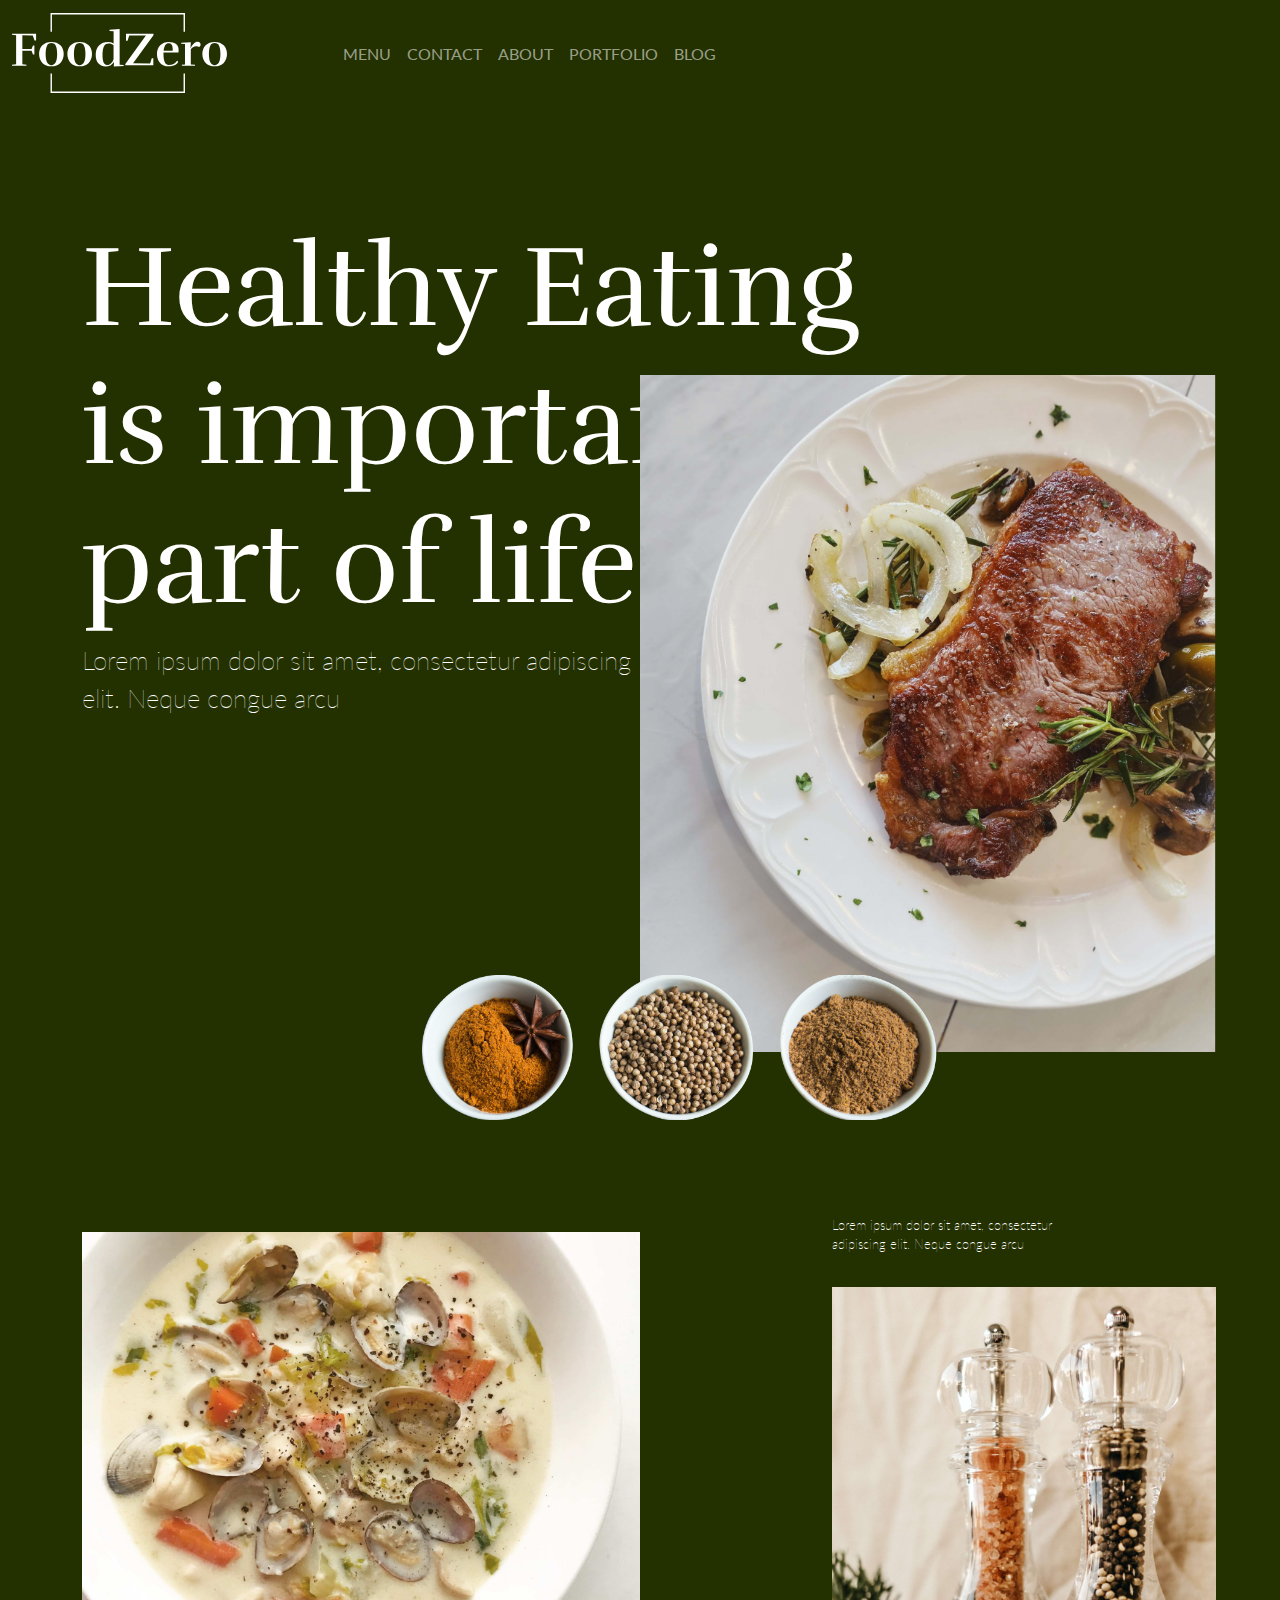
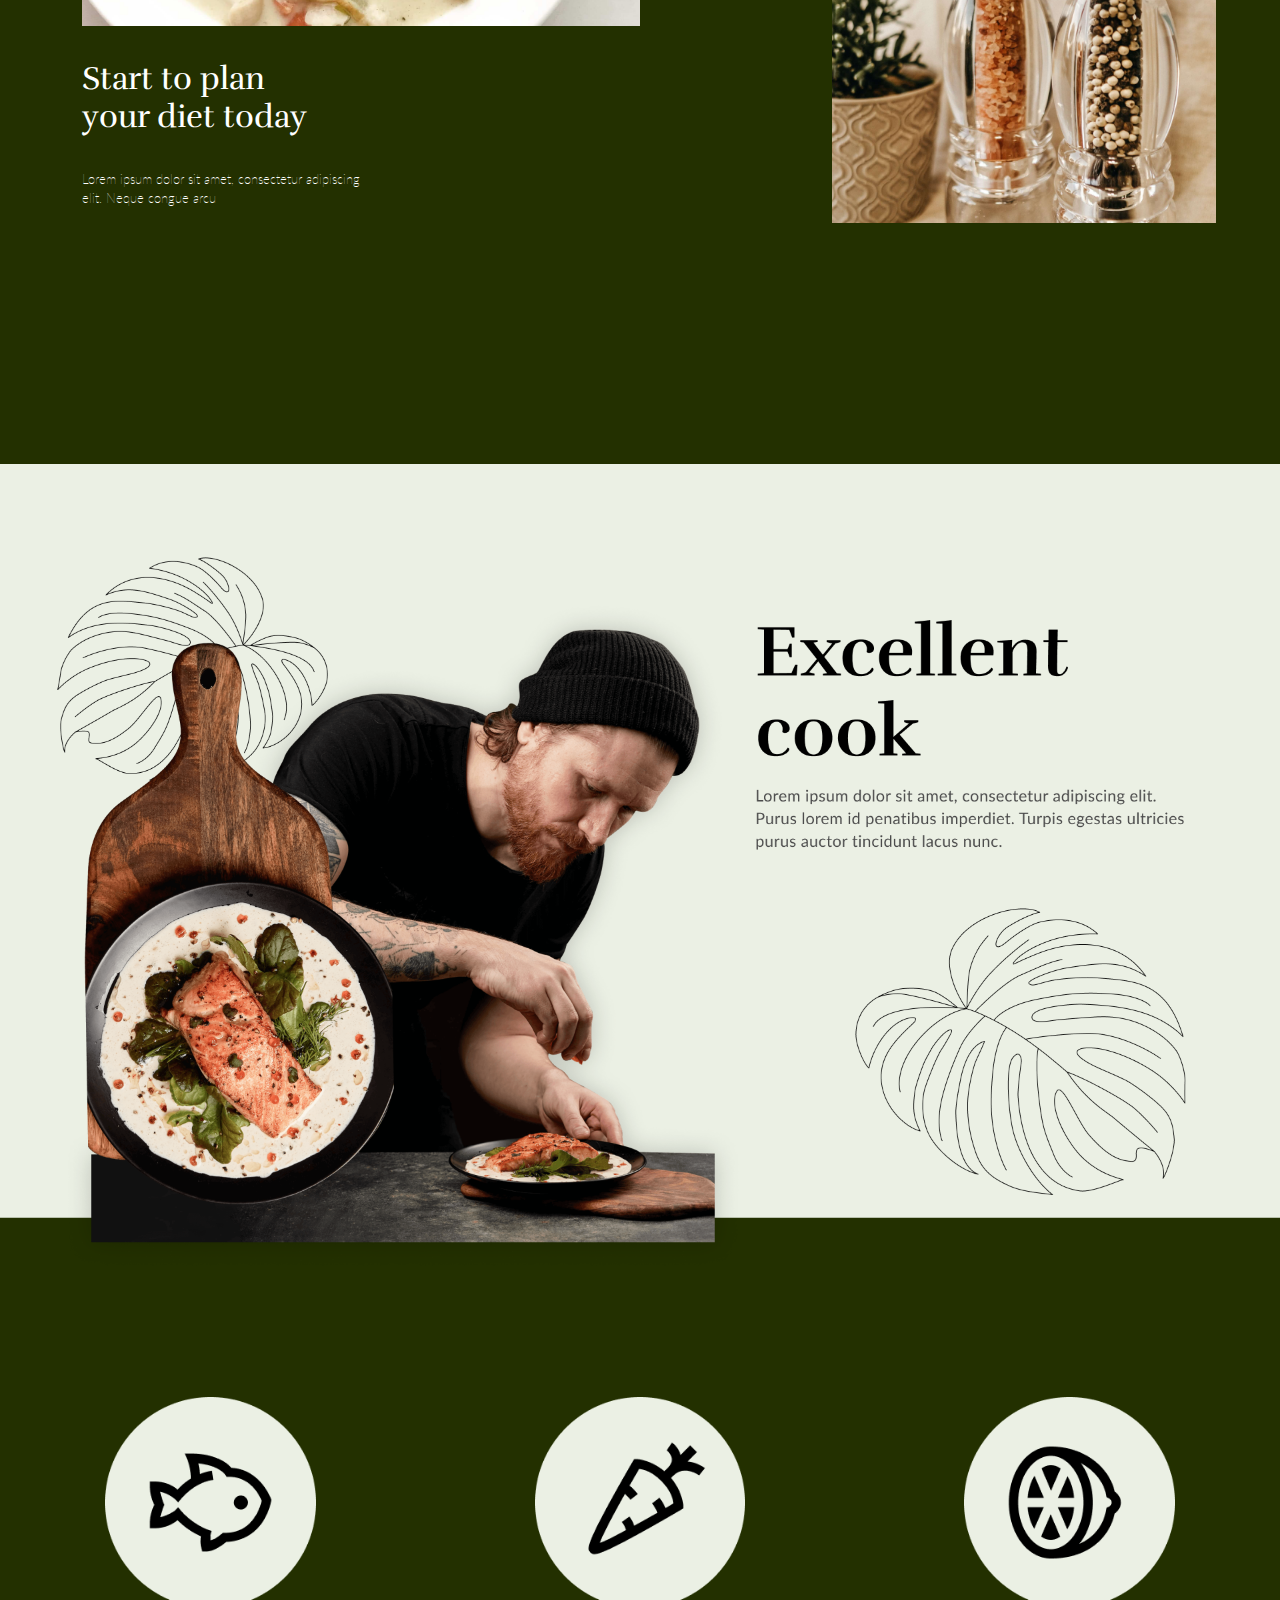
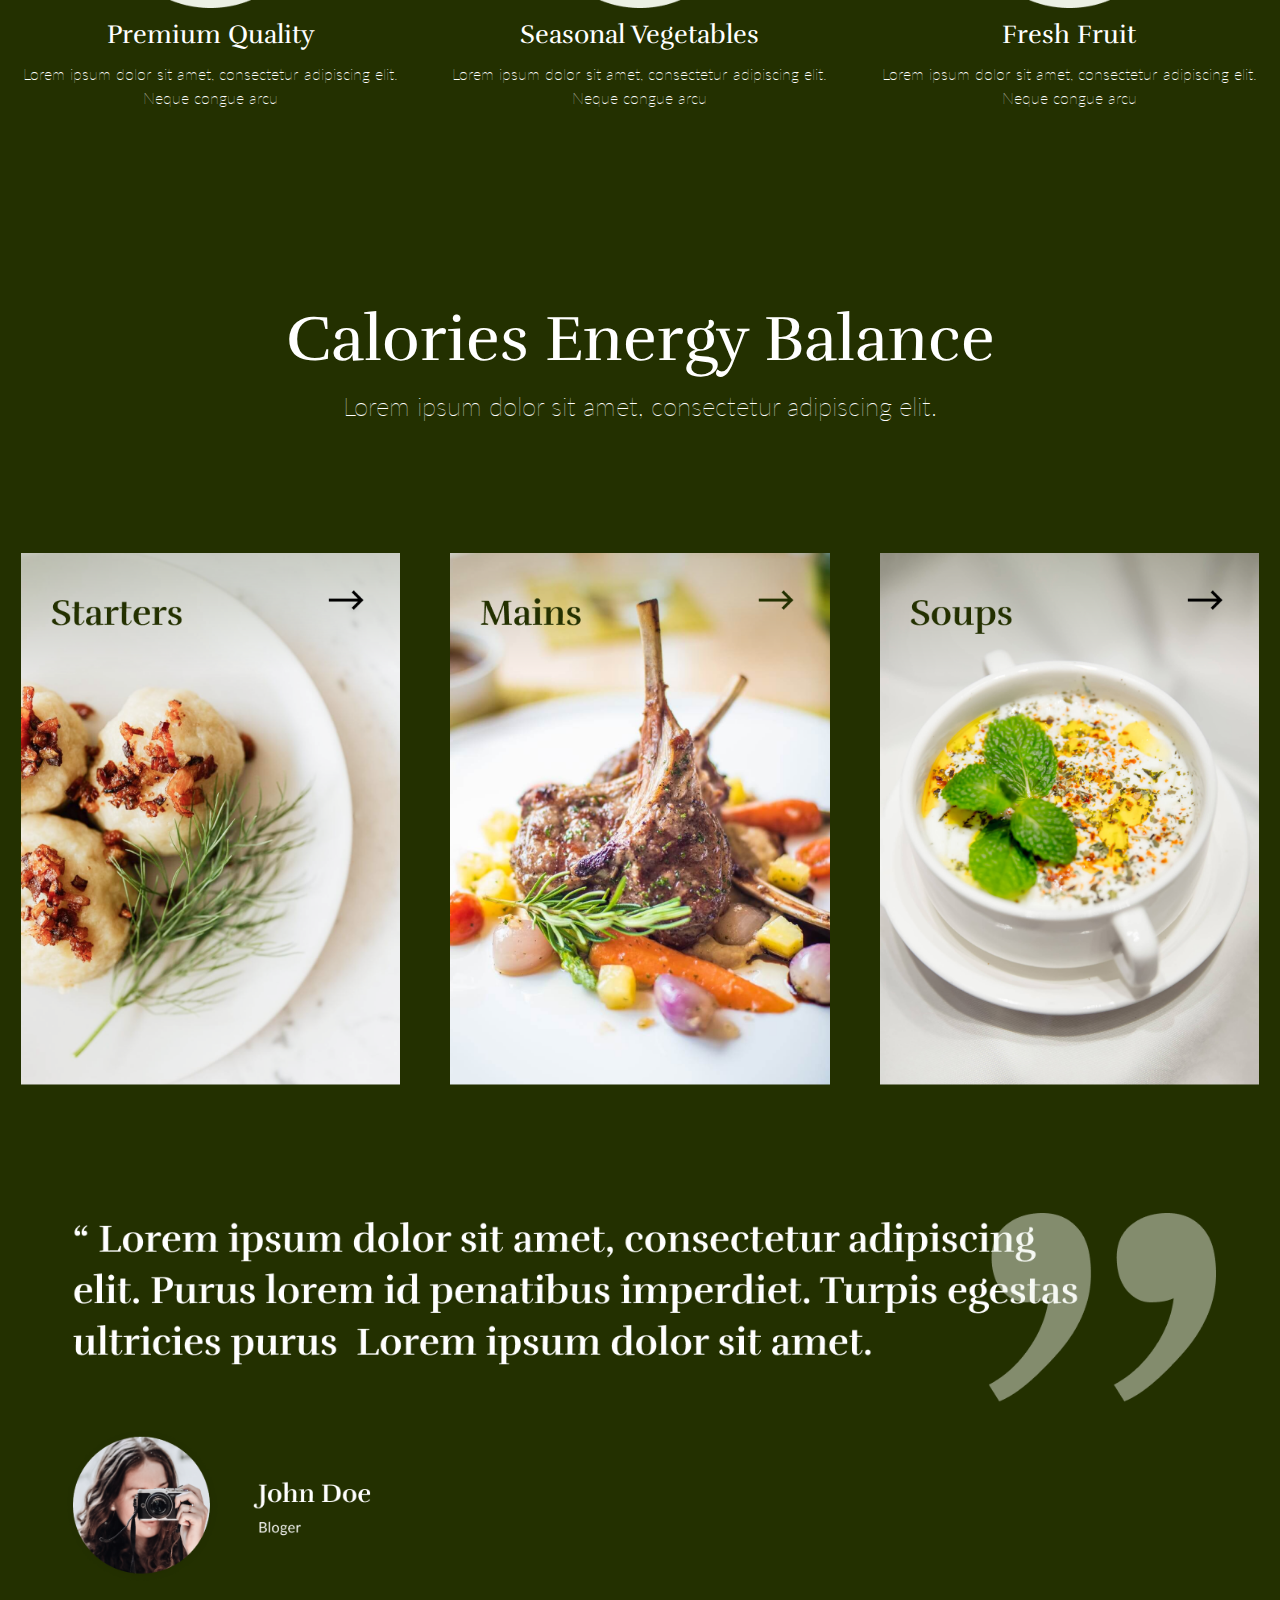
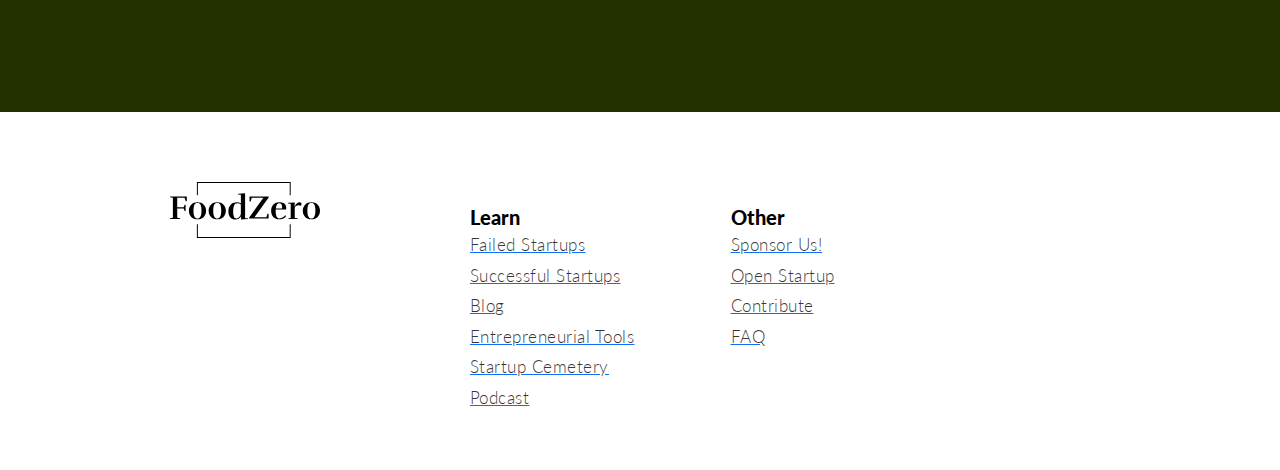
<file: index.html>
<!DOCTYPE html>
<html lang="en">
<head>
    <meta charset="UTF-8">
    <meta name="viewport" content="width=device-width, initial-scale=1.0">
    <title>Document</title>
    <link rel="stylesheet" href="assets/css/main.css">
    <link rel="stylesheet" href="https://cdn.jsdelivr.net/npm/bootstrap@5.3.3/dist/css/bootstrap.min.css">
    <link rel="preconnect" href="https://fonts.googleapis.com">
<link rel="preconnect" href="https://fonts.gstatic.com" crossorigin>
<link href="https://fonts.googleapis.com/css2?family=Lato:ital,wght@0,100;0,300;0,400;0,700;0,900;1,100;1,300;1,400;1,700;1,900&family=Rufina:wght@400;700&display=swap" rel="stylesheet">
</head>
<body class="body">
    
    <header class="header" >

        <nav class="navbar  navbar-expand-lg " style="background-color: #233000;" data-bs-theme="dark">
            <div class="container-fluid" >
              <a class="navbar-brand" href="index.html"><img src="img/logo.svg" alt="" width="70%"></a>
              <button class="navbar-toggler"  type="button" data-bs-toggle="collapse" data-bs-target="#navbarText" aria-controls="navbarText" aria-expanded="false" aria-label="Переключатель навигации">
                <span class="navbar-toggler-icon" ></span>
              </button>
              <div class="collapse navbar-collapse"  id="navbarText">
                <ul class="navbar-nav me-auto mb-2 mb-lg-0" >
                  <li class="nav-item">
                    <a class="nav-link "  href="menu.html">MENU</a>
                  </li>
                  <li class="nav-item">
                    <a class="nav-link" href="contact.html">CONTACT</a>
                  </li>
                  <li class="nav-item">
                    <a class="nav-link" href="about.html">ABOUT</a>
                  </li>
                  <li class="nav-item">
                    <a class="nav-link" href="portfolio.html">PORTFOLIO</a>
                  </li>
                 
                  <li class="nav-item">
                    <a class="nav-link" href="blog.html">BLOG</a>
                  </li>
                </ul>
                
              </div>
            </div>
          </nav>
    </header>
    

    <div class="container-xl !direction !spacing">
            <h1 class="t-1">
                Healthy Eating <br>
    is important <br>
    part of lifestyle
            </h1>
    <p class="t-2">
        Lorem ipsum dolor sit amet, consectetur adipiscing <br> elit. Neque congue arcu
    </p>
    </div>
    <div class="i-1">
        <img src="img/img1.png" alt="" width="100%">
    </div>
   <div class="i-2">
    <img src="img/img2.png" alt="" width="60%">
   </div>

   <div class="container-xl !direction !spacing">
    <div class="i-3">
        <img src="img/img3.png" alt=""  width="50%">
    </div>
    
   </div>
<div class="container-xl !direction !spacing">
    <h2 class="t-3">Start to plan <br>your diet today</h2>
    <p class="t-4">Lorem ipsum dolor sit amet, consectetur adipiscing <br>elit. Neque congue arcu</p>
</div>
<div class="">
    <p class="t-5">Lorem ipsum dolor sit amet, consectetur <br> adipiscing  elit. Neque congue arcu</p>
    <img class="i-4" src="img/img4.png" alt="" width="30%">
</div>

<div class="i-5">
  <img src="img/img5.png" alt="" width="100%">
</div>

<div>
  <div class="parent">
    <div class="div1"><img src="img/img6.png" alt="" width="50%"></div>
    <div class="div2"><img src="img/img7.png" alt="" width="50%"></div>
    <div class="div3"><img src="img/img8.png" alt="" width="50%"></div>
    <div class="div4 t-6" >Premium Quality</div>
    <div class="div5 t-7">Seasonal Vegetables</div>
    <div class="div6 t-8">Fresh Fruit</div>
    <div class="div7 t-9">Lorem ipsum dolor sit amet, consectetur adipiscing elit. Neque congue arcu</div>
    <div class="div8 t-10">Lorem ipsum dolor sit amet, consectetur adipiscing elit. Neque congue arcu</div>
    <div class="div9 t-11">Lorem ipsum dolor sit amet, consectetur adipiscing elit. Neque congue arcu</div>
</div>
    
</div>

<div>
  <h1 class="t-12">Calories Energy Balance</h1>
</div>
<div>
  <p class="t-13">Lorem ipsum dolor sit amet, consectetur adipiscing elit. </p>
</div>
<div class="parent">
  <div class="div1"><img src="img/img9.png" alt="" width="90%"></div>
  <div class="div2"><img src="img/img10.png" alt="" width="90%"></div>
  <div class="div3"><img src="img/img11.png" alt="" width="90%"></div>
</div>

<div class="i-12">
  <img src="img/img12.png" alt="" width="90%">
  
</div>

<footer class="foo">
<div class="container-footer w-container">
  <div class="w-row">
    <div class="footer-column w-clearfix w-col w-col-4"><img src="img/logo2.svg" alt="" width="50%">
      
    </div>
    <div class="footer-column w-col w-col-8 baba">
      <div class="w-row">
        <div class="w-col w-col-8">
          <div class="w-row">
            <div class="w-col w-col-7 w-col-small-6 w-col-tiny-7">
              <h3 class="footer-titles">Learn</h3>
              <p class="footer-links"><a href="" target="_blank"><span class="footer-link">Failed Startups<br></span></a><a href=""><span class="footer-link">Successful Startups<br></span></a><a href=""><span class="footer-link">Blog</span></a><span><br></span><a href=""><span class="footer-link">Entrepreneurial Tools<br></span></a><a href=""><span class="footer-link">Startup Cemetery<br></span></a><a href=""><span class="footer-link">Podcast</span></a><strong><br></strong></p>
            </div>
            <div class="w-col w-col-5 w-col-small-6 w-col-tiny-5">
              <h3 class="footer-titles">Other</h3>
              <p class="footer-links"><a href=""><span class="footer-link">Sponsor Us!<br></span></a><a href=""><span class="footer-link">Open Startup<br></span></a><a href=""><span class="footer-link"></span></a><a href=""><span class="footer-link">Contribute<br></span></a><a href=""><span class="footer-link">FAQ</span></a><strong><br></strong></p>
            </div>
          </div>
        </div>
        
         
      </div>
    </div>
  </div>
</div>
</footer>




    <script src="	https://cdn.jsdelivr.net/npm/bootstrap@5.3.3/dist/js/bootstrap.bundle.min.js"> </script>
    <script src="assets/js/main.js"></script>
</body>
</html>
</file>
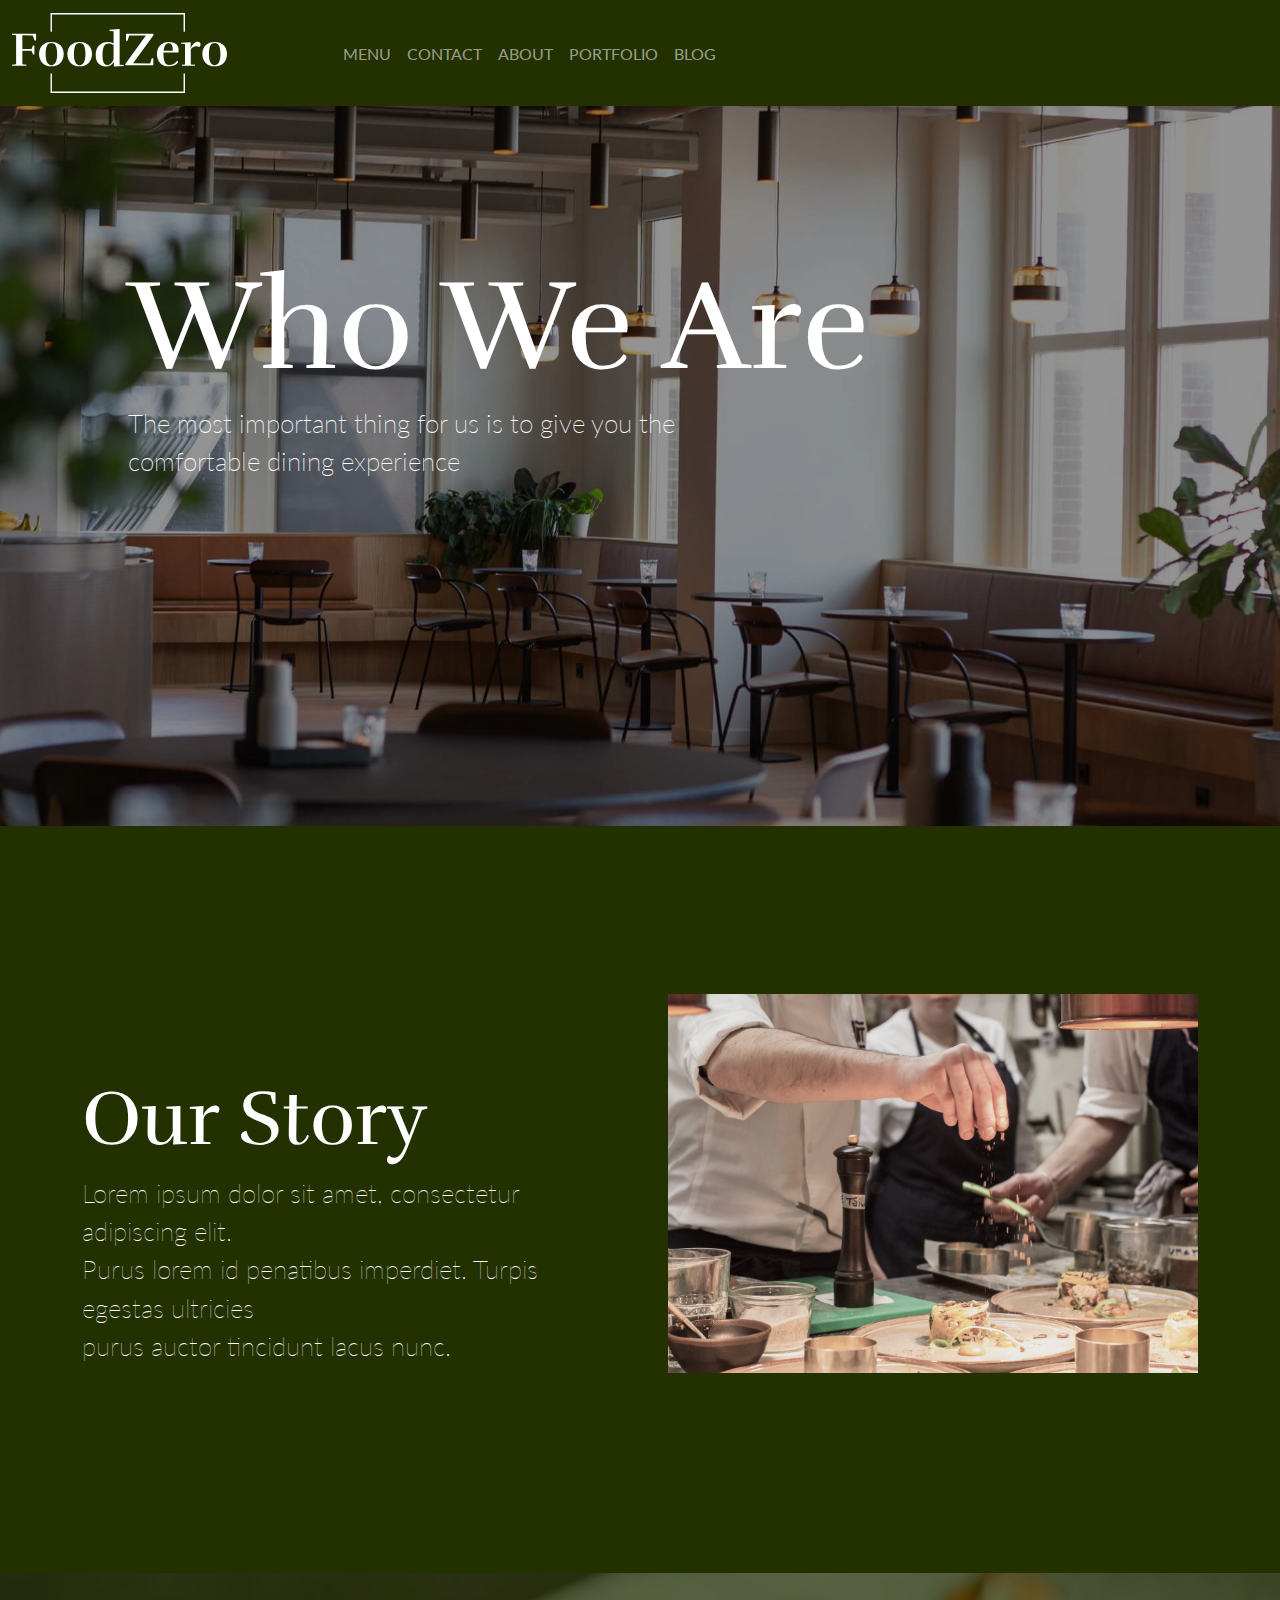
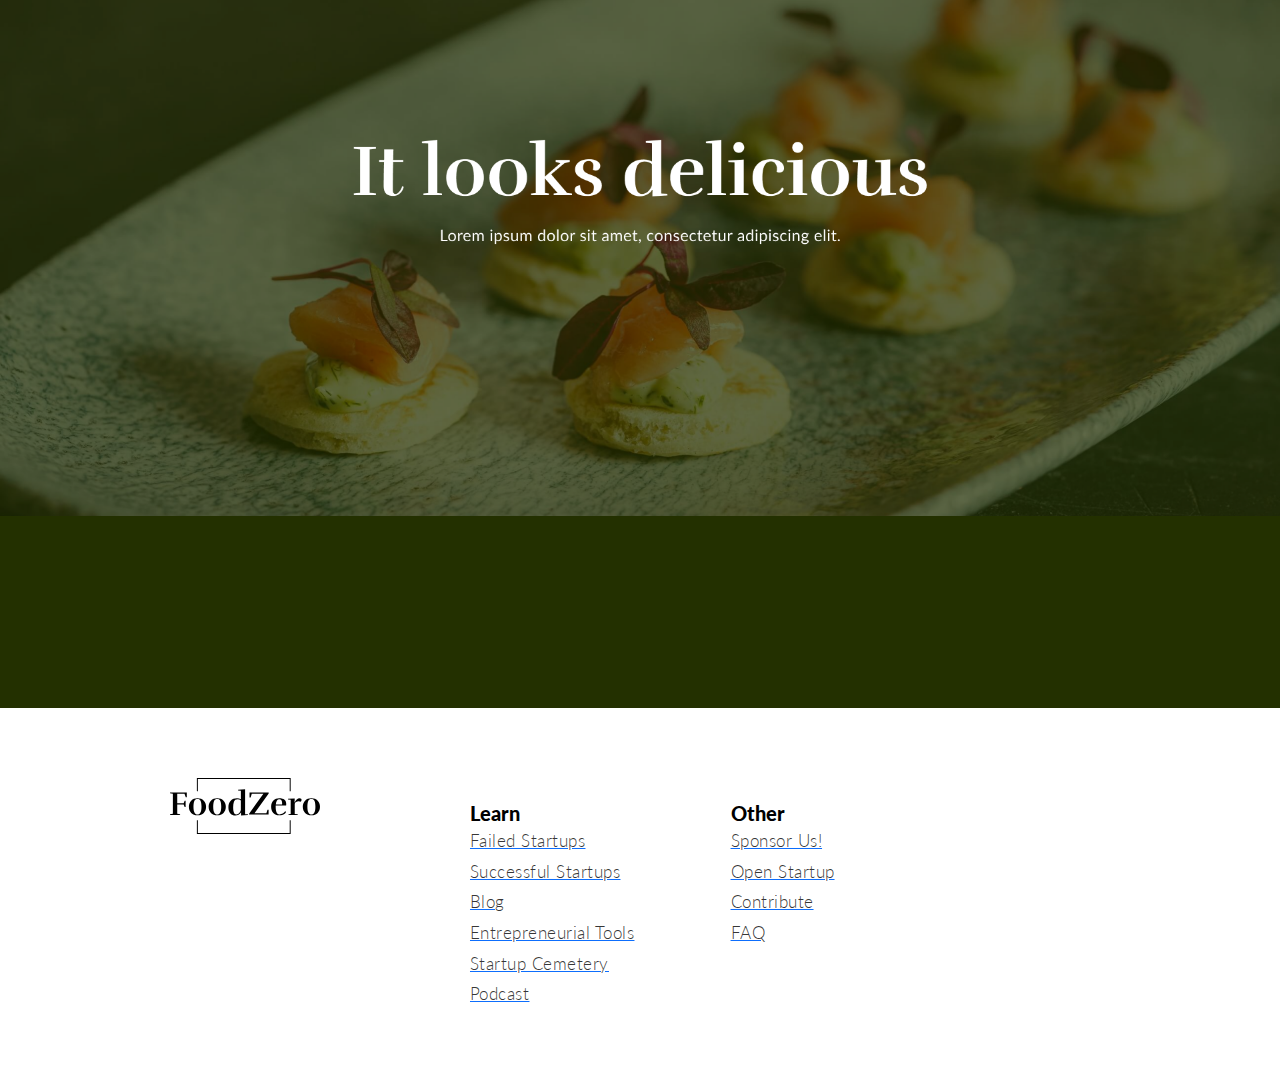
<file: about.html>
<!DOCTYPE html>
<html lang="en">
<head>
    <meta charset="UTF-8">
    <meta name="viewport" content="width=device-width, initial-scale=1.0">
    <title>Document</title>

    <link rel="stylesheet" href="assets/css/about.css">
    <link rel="stylesheet" href="https://cdn.jsdelivr.net/npm/bootstrap@5.3.3/dist/css/bootstrap.min.css">
    <link rel="preconnect" href="https://fonts.googleapis.com">
<link rel="preconnect" href="https://fonts.gstatic.com" crossorigin>
<link href="https://fonts.googleapis.com/css2?family=Lato:ital,wght@0,100;0,300;0,400;0,700;0,900;1,100;1,300;1,400;1,700;1,900&family=Rufina:wght@400;700&display=swap" rel="stylesheet">

</head>
<body>
    <body class="body">
        <header class="header" >
    
            <nav class="navbar  navbar-expand-lg " style="background-color: #233000;" data-bs-theme="dark">
                <div class="container-fluid" >
                  <a class="navbar-brand" href="index.html"><img src="img/logo.svg" alt="" width="70%"></a>
                  <button class="navbar-toggler"  type="button" data-bs-toggle="collapse" data-bs-target="#navbarText" aria-controls="navbarText" aria-expanded="false" aria-label="Переключатель навигации">
                    <span class="navbar-toggler-icon" ></span>
                  </button>
                  <div class="collapse navbar-collapse"  id="navbarText">
                    <ul class="navbar-nav me-auto mb-2 mb-lg-0" >
                      <li class="nav-item">
                        <a class="nav-link "  href="menu.html">MENU</a>
                      </li>
                      <li class="nav-item">
                        <a class="nav-link" href="contact.html">CONTACT</a>
                      </li>
                      <li class="nav-item">
                        <a class="nav-link" href="about.html">ABOUT</a>
                      </li>
                      <li class="nav-item">
                        <a class="nav-link" href="portfolio.html">PORTFOLIO</a>
                      </li>
                     
                      <li class="nav-item">
                        <a class="nav-link" href="blog.html">BLOG</a>
                      </li>
                    </ul>
                    
                  </div>
                </div>
              </nav>
        </header>
     




        <section class="hero">
            <img src="img/img18.png" alt="New Menu" width="100%">
            <div class="hero-text">
                <h1>Who We Are</h1>
                <p>The most important thing for us is to give you the <br> comfortable dining experience</p>
            </div>
    </section>
    

<div class="container-lg !direction !spacing">
    <div class="parent">
        <div class="div1">
            <h1 class="t-1">Our Story</h1>
            <p class="t-2">Lorem ipsum dolor sit amet, consectetur adipiscing elit. <br> Purus lorem id penatibus imperdiet. Turpis egestas ultricies <br>purus auctor tincidunt lacus nunc. </p>
        </div>
        <div class="div2"><img src="img/img19.png" alt="" width="100%"></div>
    </div>
</div>
   

<div class="i-1"><img  src="img/img20.png" alt="" width="100%"></div>

        



<footer class="foo">
    <div class="container-footer w-container">
      <div class="w-row">
        <div class="footer-column w-clearfix w-col w-col-4"><img src="img/logo2.svg" alt="" width="50%">
          
        </div>
        <div class="footer-column w-col w-col-8 baba">
          <div class="w-row">
            <div class="w-col w-col-8">
              <div class="w-row">
                <div class="w-col w-col-7 w-col-small-6 w-col-tiny-7">
                  <h3 class="footer-titles">Learn</h3>
                  <p class="footer-links"><a href="" target="_blank"><span class="footer-link">Failed Startups<br></span></a><a href=""><span class="footer-link">Successful Startups<br></span></a><a href=""><span class="footer-link">Blog</span></a><span><br></span><a href=""><span class="footer-link">Entrepreneurial Tools<br></span></a><a href=""><span class="footer-link">Startup Cemetery<br></span></a><a href=""><span class="footer-link">Podcast</span></a><strong><br></strong></p>
                </div>
                <div class="w-col w-col-5 w-col-small-6 w-col-tiny-5">
                  <h3 class="footer-titles">Other</h3>
                  <p class="footer-links"><a href=""><span class="footer-link">Sponsor Us!<br></span></a><a href=""><span class="footer-link">Open Startup<br></span></a><a href=""><span class="footer-link"></span></a><a href=""><span class="footer-link">Contribute<br></span></a><a href=""><span class="footer-link">FAQ</span></a><strong><br></strong></p>
                </div>
              </div>
            </div>
            
             
          </div>
        </div>
      </div>
    </div>
    </footer>



    <script src="	https://cdn.jsdelivr.net/npm/bootstrap@5.3.3/dist/js/bootstrap.bundle.min.js"> </script>
    <script src="assets/js/main.js"></script>    
</body>
</html>
</file>
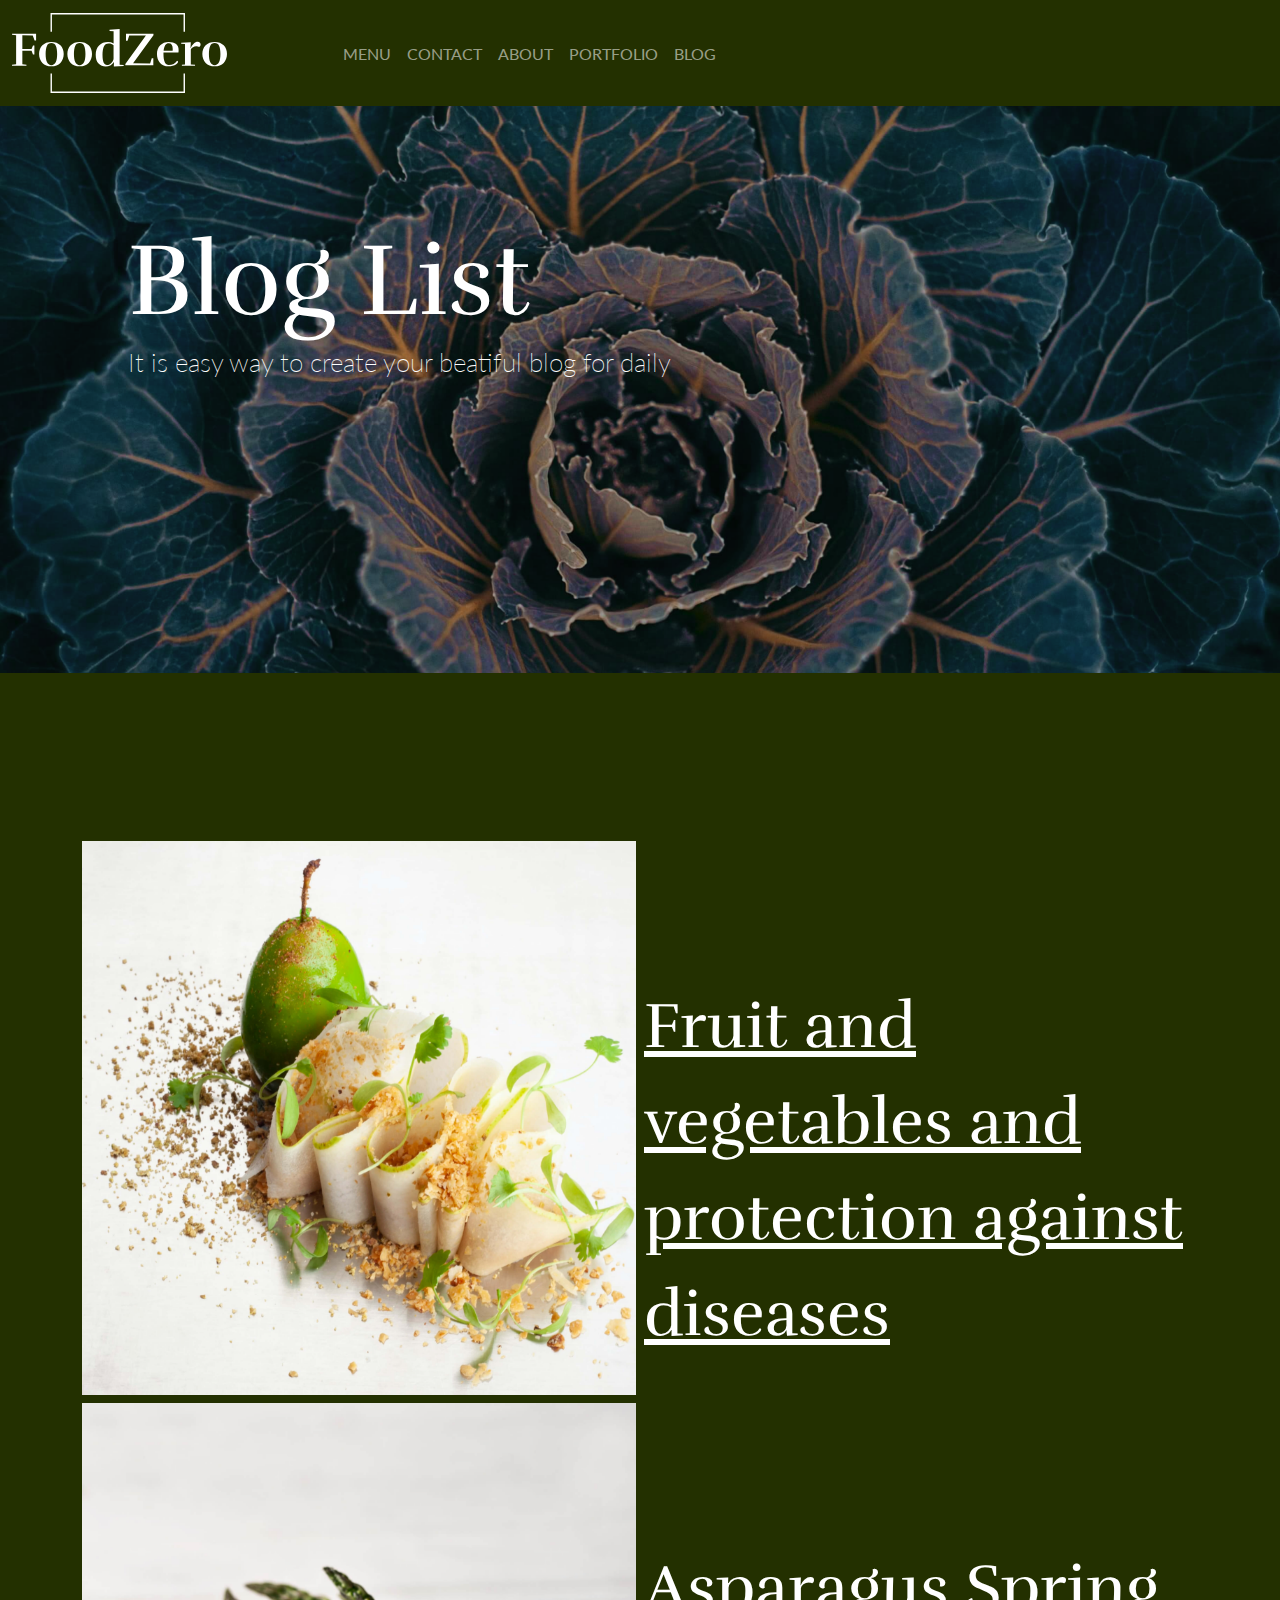
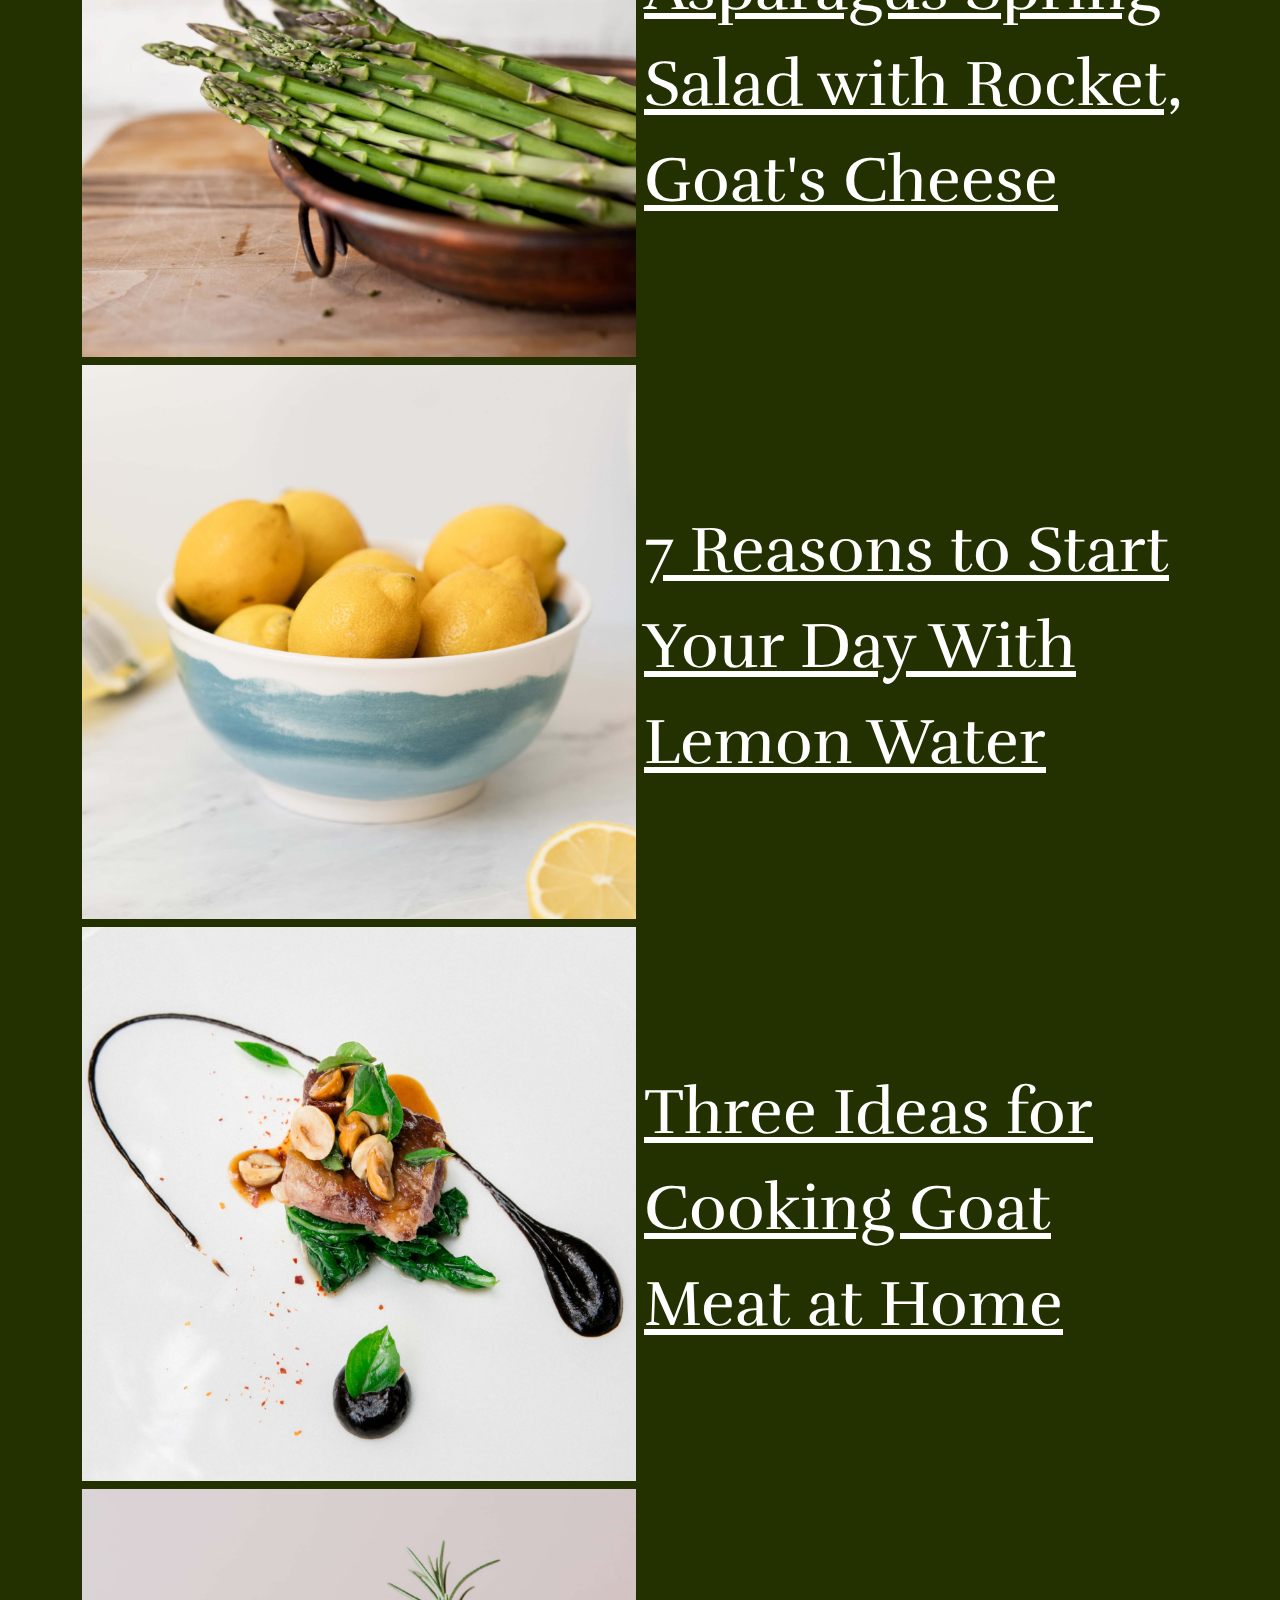
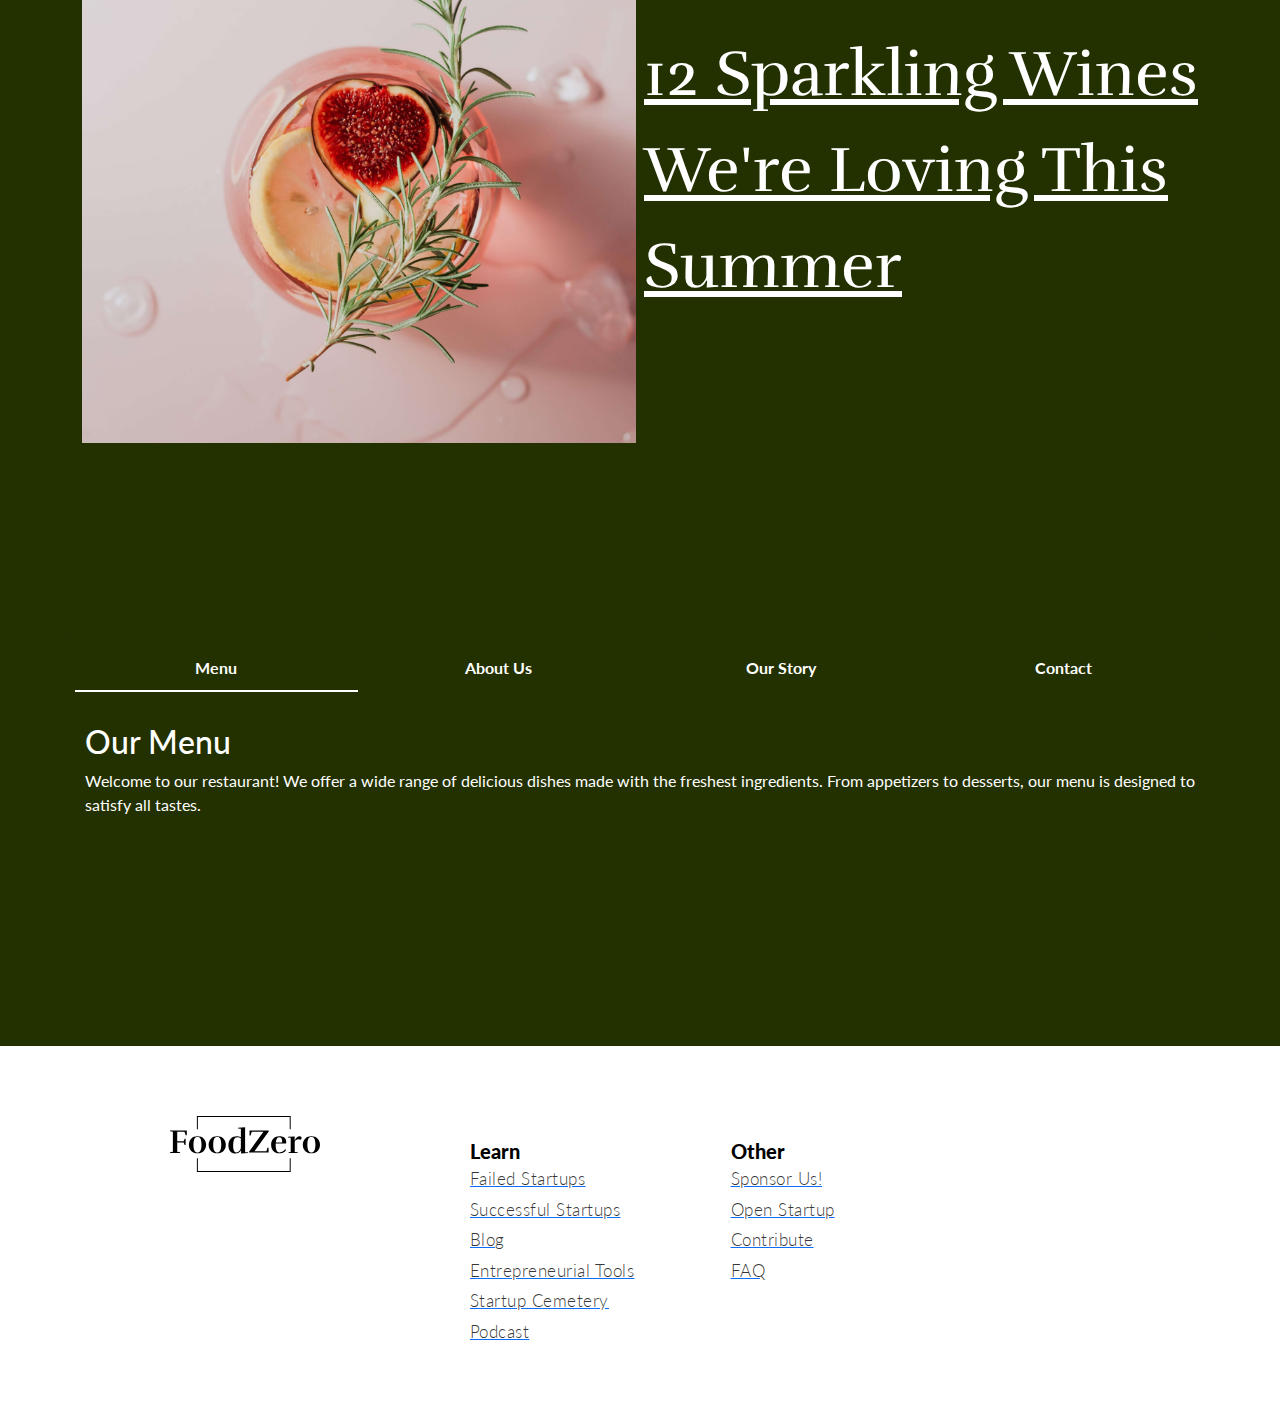
<file: blog.html>
<!DOCTYPE html>
<html lang="en">
<head>
    <meta charset="UTF-8">
    <meta name="viewport" content="width=device-width, initial-scale=1.0">
    <title>Document</title>
    <link rel="stylesheet" href="assets/css/blog.css">
    <link rel="stylesheet" href="https://cdn.jsdelivr.net/npm/bootstrap@5.3.3/dist/css/bootstrap.min.css">
    <link rel="preconnect" href="https://fonts.googleapis.com">
<link rel="preconnect" href="https://fonts.gstatic.com" crossorigin>
<link href="https://fonts.googleapis.com/css2?family=Lato:ital,wght@0,100;0,300;0,400;0,700;0,900;1,100;1,300;1,400;1,700;1,900&family=Rufina:wght@400;700&display=swap" rel="stylesheet">

</head>
<body class="body" >
    <header class="header" >
    
        <nav class="navbar  navbar-expand-lg " style="background-color: #233000;" data-bs-theme="dark">
            <div class="container-fluid" >
              <a class="navbar-brand" href="index.html"><img src="img/logo.svg" alt="" width="70%"></a>
              <button class="navbar-toggler"  type="button" data-bs-toggle="collapse" data-bs-target="#navbarText" aria-controls="navbarText" aria-expanded="false" aria-label="Переключатель навигации">
                <span class="navbar-toggler-icon" ></span>
              </button>
              <div class="collapse navbar-collapse"  id="navbarText">
                <ul class="navbar-nav me-auto mb-2 mb-lg-0" >
                  <li class="nav-item">
                    <a class="nav-link "  href="menu.html">MENU</a>
                  </li>
                  <li class="nav-item">
                    <a class="nav-link" href="contact.html">CONTACT</a>
                  </li>
                  <li class="nav-item">
                    <a class="nav-link" href="about.html">ABOUT</a>
                  </li>
                  <li class="nav-item">
                    <a class="nav-link" href="portfolio.html">PORTFOLIO</a>
                  </li>
                 
                  <li class="nav-item">
                    <a class="nav-link" href="blog.html">BLOG</a>
                  </li>
                </ul>
                
              </div>
            </div>
          </nav>
    </header>
 
    <section class="hero">
        <img src="img/img28.png" alt="New Menu" width="100%">
        <div class="hero-text">
            <h1>Blog List</h1>
            <p>It is easy way to create your beatiful blog for daily</p>
        </div>
</section>


<div class="container-lg !direction !spacing">
    <div class="parent">
        <div class="div1"><img src="img/img29.png" alt="" width="100%"></div>
        <div class="div2"><a  style="font-family: 'Rufina', sans-serif; font-size: 5vw; color: white"   href="">Fruit and vegetables and protection against diseases</a></div>
        <div class="div3"><img src="img/img30.png" alt="" width="100%"></div>
        <div class="div4"><a style="font-family: 'Rufina', sans-serif; font-size: 5vw; color: white" href="">Asparagus Spring Salad with Rocket, Goat's Cheese</a></div>
        <div class="div5"><img  src="img/img31.png" alt="" width="100%"></div>
        <div class="div6"><a style="font-family: 'Rufina', sans-serif; font-size: 5vw; color: white" href="">7 Reasons to Start Your Day With Lemon Water</a></div>
        <div class="div7"><img src="img/img32.png" alt="" width="100%"></div>
        <div class="div8"><a style="font-family: 'Rufina', sans-serif; font-size: 5vw; color: white" href="">Three Ideas for Cooking Goat Meat at Home</a></div>
        <div class="div9"><img src="img/img33.png" alt="" width="100%"></div>
        <div class="div10"><a style="font-family: 'Rufina', sans-serif; font-size: 5vw; color: white" href="">12 Sparkling Wines We're Loving This Summer</a> </div>
    </div>
</div>
    
        










    <div class="tabs-container">
        <!-- Секции табов -->
        <div class="tabs">
            <div class="tab active" id="tab1">Menu</div>
            <div class="tab" id="tab2">About Us</div>
            <div class="tab" id="tab3">Our Story</div>
            <div class="tab" id="tab4">Contact</div>
        </div>

        <!-- Контент табов -->
        <div class="tab-content active" id="content1">
            <h2>Our Menu</h2>
            <p>Welcome to our restaurant! We offer a wide range of delicious dishes made with the freshest ingredients. From appetizers to desserts, our menu is designed to satisfy all tastes.</p>
        </div>

        <div class="tab-content" id="content2">
            <h2>About Us</h2>
            <p>Our restaurant was founded with the goal of providing an exceptional dining experience. We are dedicated to offering top-quality food and outstanding service to every guest who walks through our doors.</p>
        </div>

        <div class="tab-content" id="content3">
            <h2>Our Story</h2>
            <p>Our journey began several years ago when a group of passionate chefs decided to create a place where great food and good company come together. Today, we continue to serve our guests with the same passion and commitment.</p>
        </div>

        <div class="tab-content" id="content4">
            <h2>Contact Us</h2>
            <p>For reservations or inquiries, feel free to get in touch with us. Our team is always happy to assist you!</p>
            <p>Email: contact@restaurant.com</p>
            <p>Phone: +1 234 567 890</p>
        </div>
    </div>




    <footer class="foo">
        <div class="container-footer w-container">
          <div class="w-row">
            <div class="footer-column w-clearfix w-col w-col-4"><img src="img/logo2.svg" alt="" width="50%">
              
            </div>
            <div class="footer-column w-col w-col-8 baba">
              <div class="w-row">
                <div class="w-col w-col-8">
                  <div class="w-row">
                    <div class="w-col w-col-7 w-col-small-6 w-col-tiny-7">
                      <h3 class="footer-titles">Learn</h3>
                      <p class="footer-links"><a href="" target="_blank"><span class="footer-link">Failed Startups<br></span></a><a href=""><span class="footer-link">Successful Startups<br></span></a><a href=""><span class="footer-link">Blog</span></a><span><br></span><a href=""><span class="footer-link">Entrepreneurial Tools<br></span></a><a href=""><span class="footer-link">Startup Cemetery<br></span></a><a href=""><span class="footer-link">Podcast</span></a><strong><br></strong></p>
                    </div>
                    <div class="w-col w-col-5 w-col-small-6 w-col-tiny-5">
                      <h3 class="footer-titles">Other</h3>
                      <p class="footer-links"><a href=""><span class="footer-link">Sponsor Us!<br></span></a><a href=""><span class="footer-link">Open Startup<br></span></a><a href=""><span class="footer-link"></span></a><a href=""><span class="footer-link">Contribute<br></span></a><a href=""><span class="footer-link">FAQ</span></a><strong><br></strong></p>
                    </div>
                  </div>
                </div>
                
                 
              </div>
            </div>
          </div>
        </div>
        </footer>

    <script>
        // Добавление функциональности для табов
        const tabs = document.querySelectorAll('.tab');
        const contents = document.querySelectorAll('.tab-content');

        tabs.forEach(tab => {
            tab.addEventListener('click', () => {
                // Удаляем активный класс с других вкладок и контента
                tabs.forEach(t => t.classList.remove('active'));
                contents.forEach(content => content.classList.remove('active'));

                // Добавляем активный класс на кликнутую вкладку и соответствующий контент
                tab.classList.add('active');
                document.getElementById('content' + tab.id.charAt(tab.id.length - 1)).classList.add('active');
            });
        });
    </script>



    <script src="	https://cdn.jsdelivr.net/npm/bootstrap@5.3.3/dist/js/bootstrap.bundle.min.js"> </script>
    <script src="assets/js/main.js"></script>    
</body>
</html>
</file>
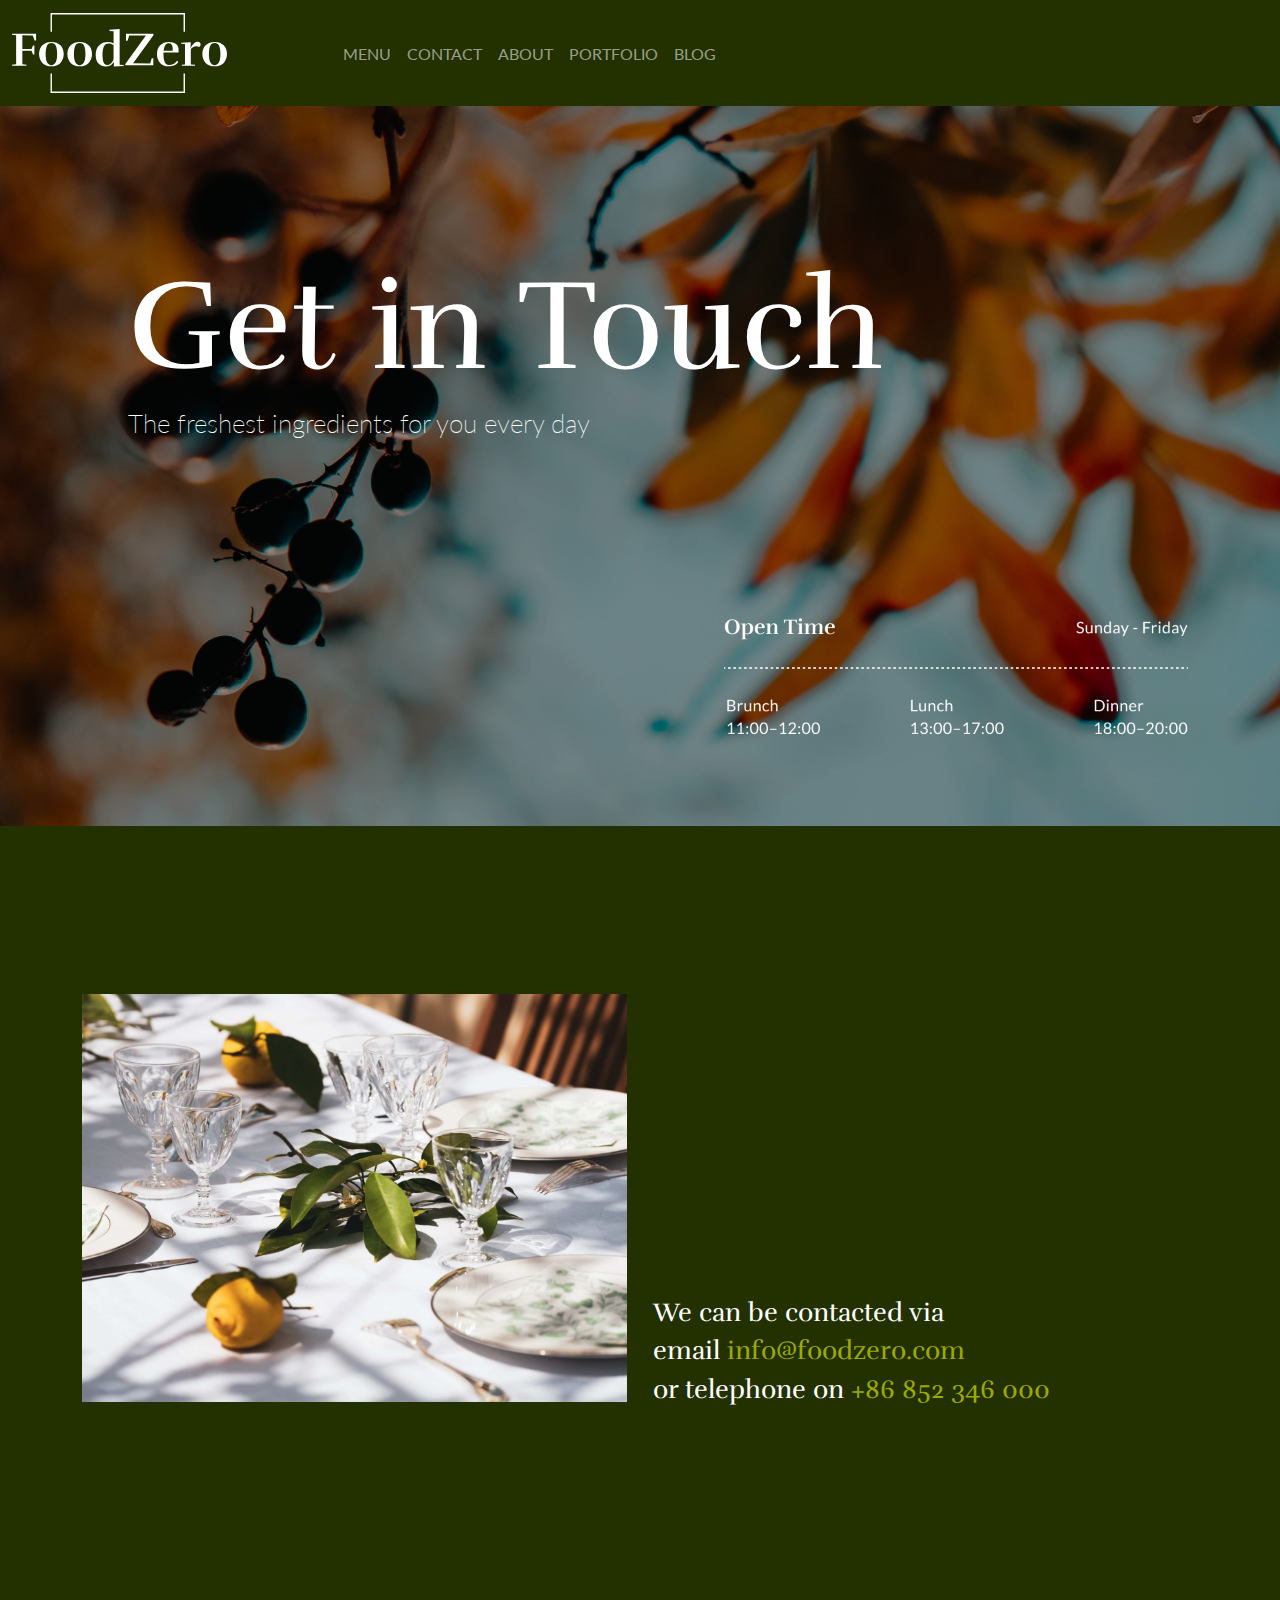
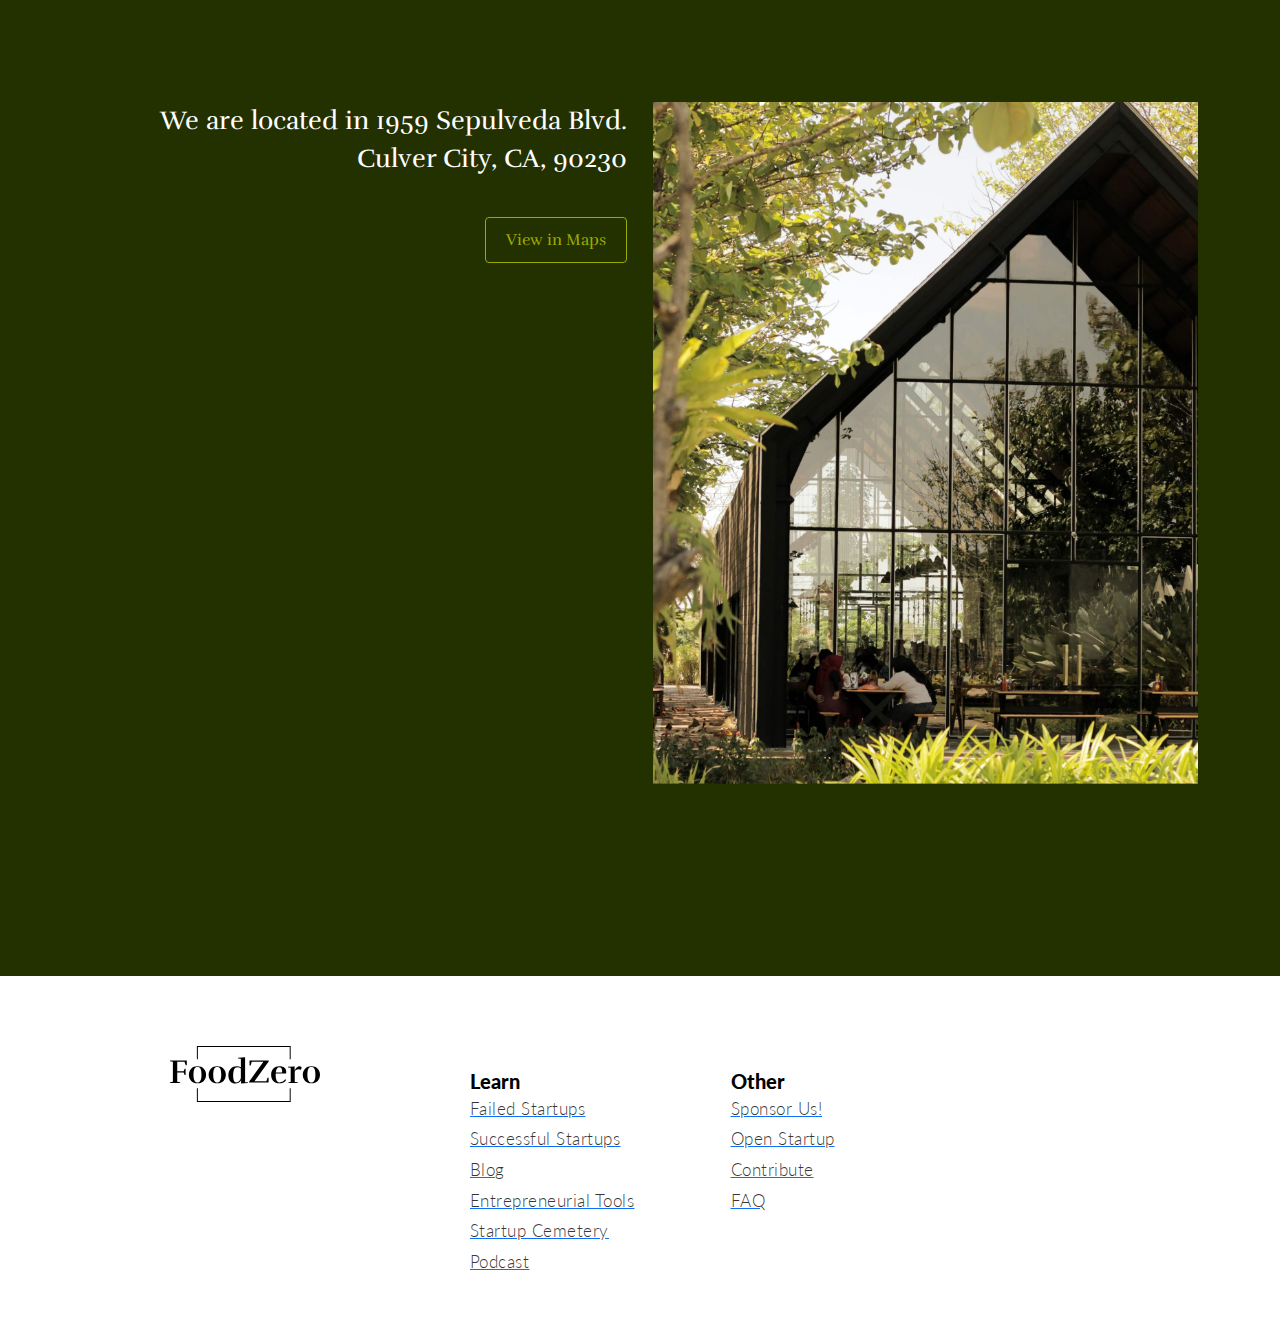
<file: contact.html>
<!DOCTYPE html>
<html lang="en">
<head>
    <meta charset="UTF-8">
    <meta name="viewport" content="width=device-width, initial-scale=1.0">
    <title>Document</title>

    <link rel="stylesheet" href="assets/css/contact.css">
    <link rel="stylesheet" href="https://cdn.jsdelivr.net/npm/bootstrap@5.3.3/dist/css/bootstrap.min.css">
    <link rel="preconnect" href="https://fonts.googleapis.com">
<link rel="preconnect" href="https://fonts.gstatic.com" crossorigin>
<link href="https://fonts.googleapis.com/css2?family=Lato:ital,wght@0,100;0,300;0,400;0,700;0,900;1,100;1,300;1,400;1,700;1,900&family=Rufina:wght@400;700&display=swap" rel="stylesheet">
</head>
<body class="body">
    <header class="header" >

        <nav class="navbar  navbar-expand-lg " style="background-color: #233000;" data-bs-theme="dark">
            <div class="container-fluid" >
              <a class="navbar-brand" href="index.html"><img src="img/logo.svg" alt="" width="70%"></a>
              <button class="navbar-toggler"  type="button" data-bs-toggle="collapse" data-bs-target="#navbarText" aria-controls="navbarText" aria-expanded="false" aria-label="Переключатель навигации">
                <span class="navbar-toggler-icon" ></span>
              </button>
              <div class="collapse navbar-collapse"  id="navbarText">
                <ul class="navbar-nav me-auto mb-2 mb-lg-0" >
                  <li class="nav-item">
                    <a class="nav-link "  href="menu.html">MENU</a>
                  </li>
                  <li class="nav-item">
                    <a class="nav-link" href="contact.html">CONTACT</a>
                  </li>
                  <li class="nav-item">
                    <a class="nav-link" href="about.html">ABOUT</a>
                  </li>
                  <li class="nav-item">
                    <a class="nav-link" href="portfolio.html">PORTFOLIO</a>
                  </li>
                  
                  <li class="nav-item">
                    <a class="nav-link" href="blog.html">BLOG</a>
                  </li>
                </ul>
                
              </div>
            </div>
          </nav>
    </header>





    <section class="hero">
        <img src="img/img15.png" alt="New Menu" width="100%">
        <div class="hero-text">
            <h1>Get in Touch</h1>
            <p>The freshest ingredients for you every day</p>
        </div>
</section>

<div class="container-lg !direction !spacing">
    <div class="parent">
        <div class="div1"><img src="img/img16.png" alt="" width="100%"></div>
        <div class="div2">We can be contacted via <br>
            email <span style="color: #9CAA00;">info@foodzero.com </span><br>
            or telephone on <span style="color: #9CAA00;">+86 852 346 000</span></div>
        <div class="div3">We are located in 1959 Sepulveda Blvd. Culver City, CA, 90230
<br> <br>
            <!-- Кнопка -->
    <button class="button" id="openModal" >View in Maps</button>

    <!-- Модальное окно -->
    <div class="modal" id="modal">
        <div class="modal-content">
            <span class="close" id="closeModal">&times;</span>
            <!-- Карта -->
            <iframe 
                src="https://www.google.com/maps/embed?pb=!1m18!1m12!1m3!1d31554428.987223037!2d-113.74205269528473!3d37.27579911437948!2m3!1f0!2f0!3f0!3m2!1i1024!2i768!4f13.1!3m3!1m2!1s0x80858064a470c791%3A0x3444d3de!2sWorld!5e0!3m2!1sen!2s!4v1637845908746!5m2!1sen!2s" 
                allowfullscreen="" 
                loading="lazy">
            </iframe>
        </div>
    </div>
        </div>


        
        <div class="div4"><img src="img/img17.png" alt="" width="100%"></div>
    </div>
        
</div>
        






        

       
    

    

    

<footer class="foo">
    <div class="container-footer w-container">
      <div class="w-row">
        <div class="footer-column w-clearfix w-col w-col-4"><img src="img/logo2.svg" alt="" width="50%">
          
        </div>
        <div class="footer-column w-col w-col-8 baba">
          <div class="w-row">
            <div class="w-col w-col-8">
              <div class="w-row">
                <div class="w-col w-col-7 w-col-small-6 w-col-tiny-7">
                  <h3 class="footer-titles">Learn</h3>
                  <p class="footer-links"><a href="" target="_blank"><span class="footer-link">Failed Startups<br></span></a><a href=""><span class="footer-link">Successful Startups<br></span></a><a href=""><span class="footer-link">Blog</span></a><span><br></span><a href=""><span class="footer-link">Entrepreneurial Tools<br></span></a><a href=""><span class="footer-link">Startup Cemetery<br></span></a><a href=""><span class="footer-link">Podcast</span></a><strong><br></strong></p>
                </div>
                <div class="w-col w-col-5 w-col-small-6 w-col-tiny-5">
                  <h3 class="footer-titles">Other</h3>
                  <p class="footer-links"><a href=""><span class="footer-link">Sponsor Us!<br></span></a><a href=""><span class="footer-link">Open Startup<br></span></a><a href=""><span class="footer-link"></span></a><a href=""><span class="footer-link">Contribute<br></span></a><a href=""><span class="footer-link">FAQ</span></a><strong><br></strong></p>
                </div>
              </div>
            </div>
            
             
          </div>
        </div>
      </div>
    </div>
    </footer>



        <script src="	https://cdn.jsdelivr.net/npm/bootstrap@5.3.3/dist/js/bootstrap.bundle.min.js"> </script>
        <script src="assets/js/main.js"></script>
</body>
</html>
</file>
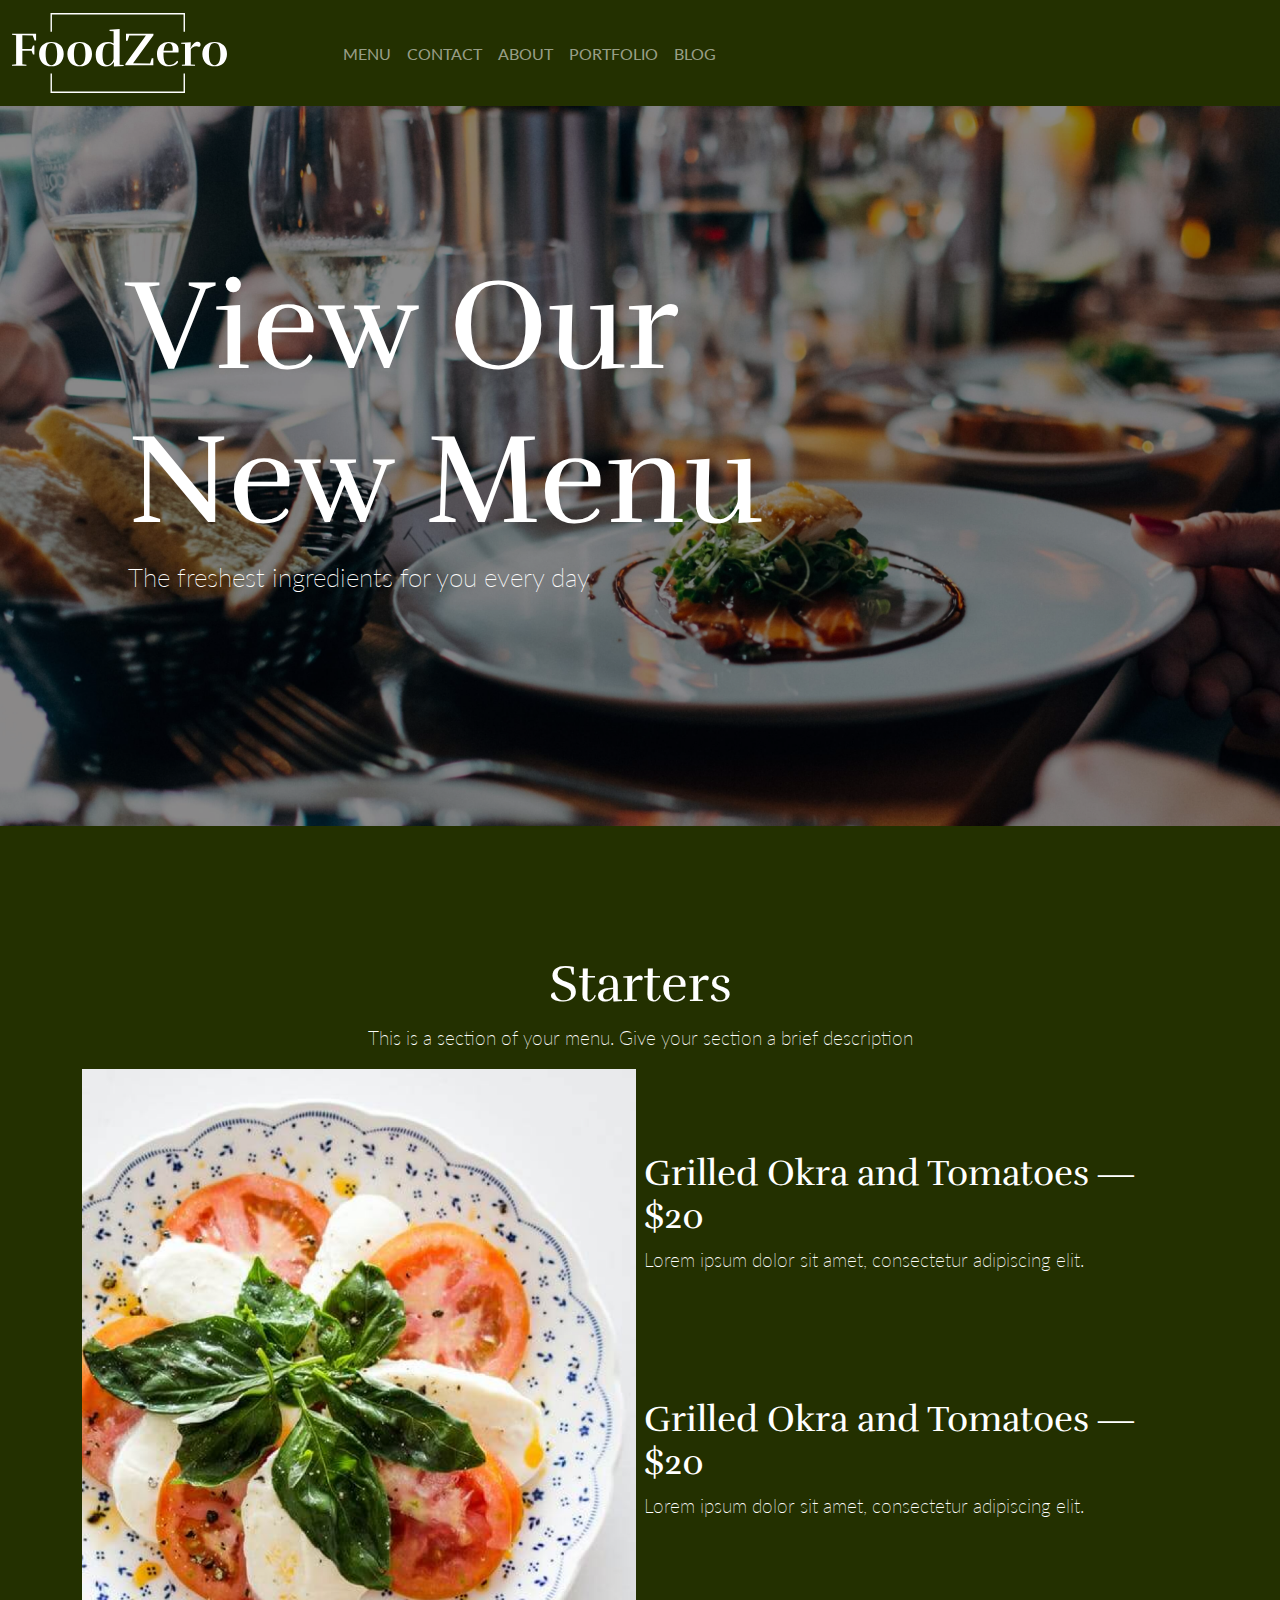
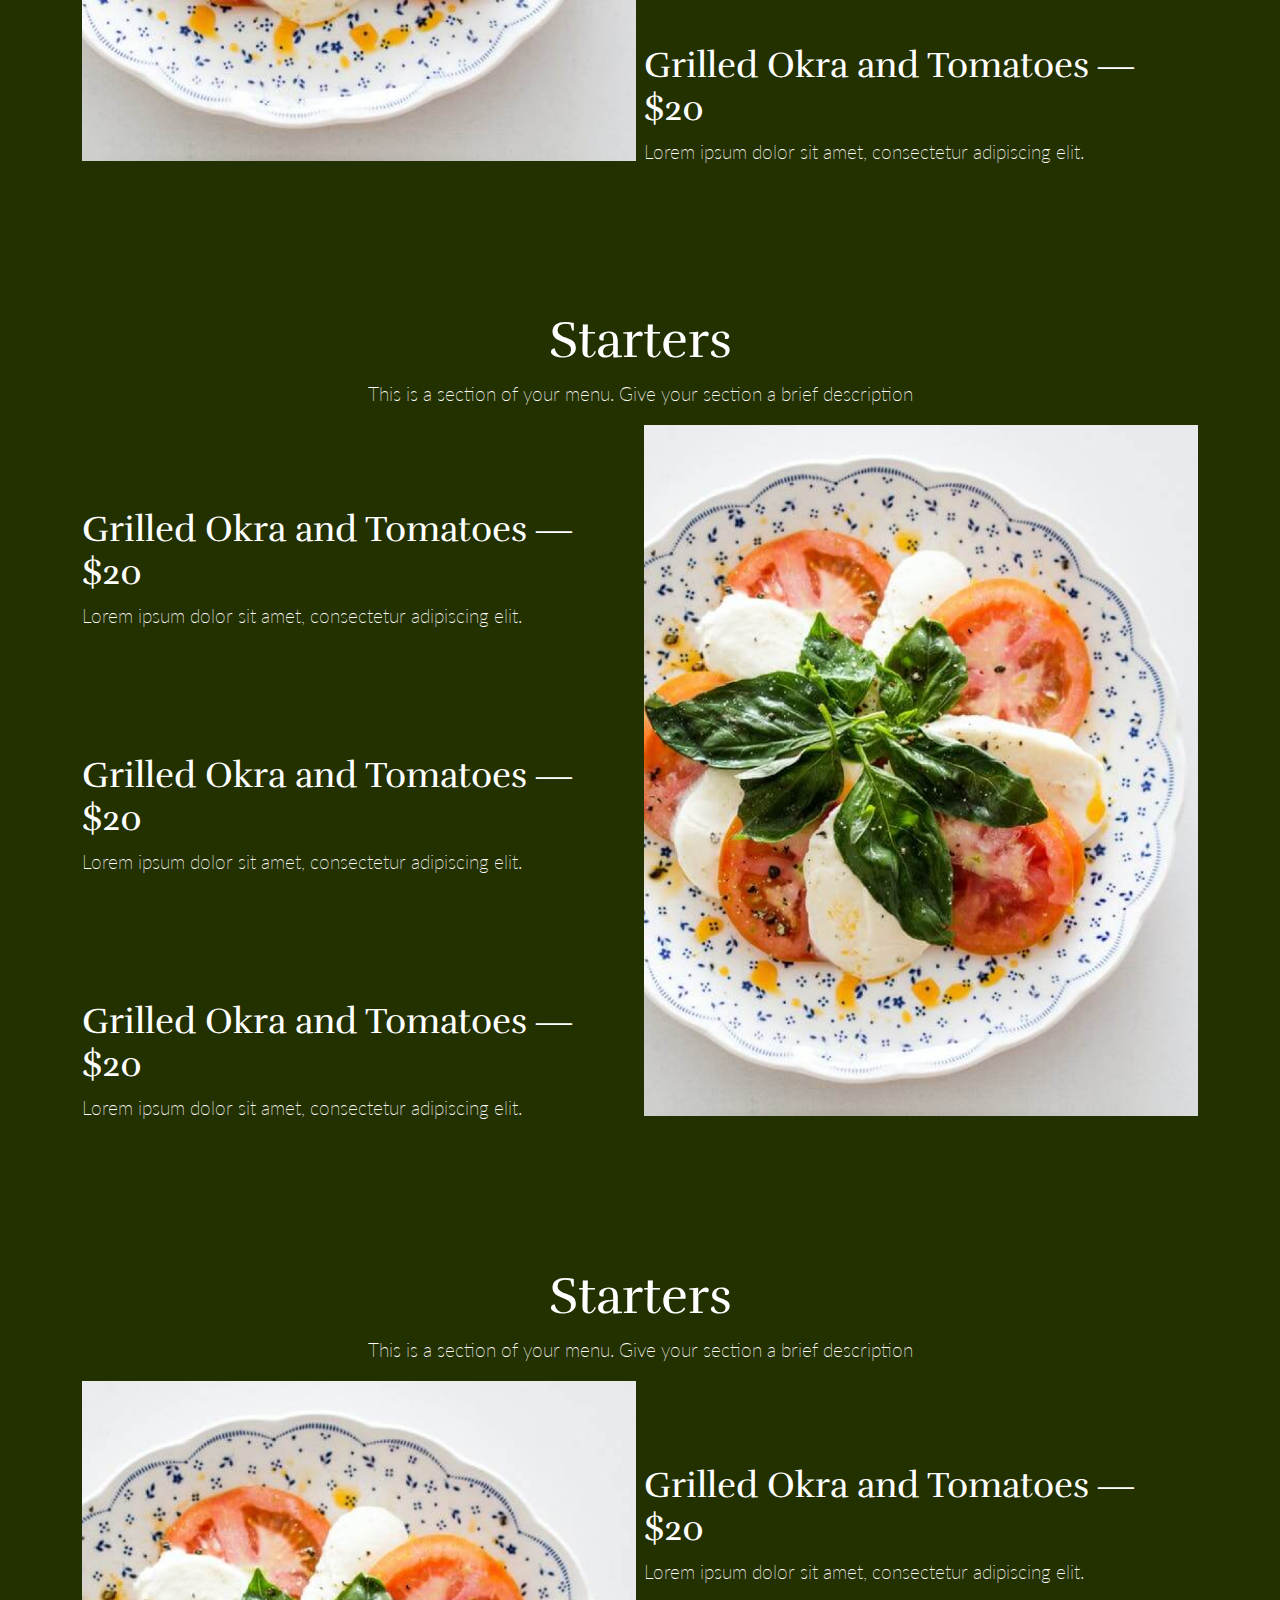
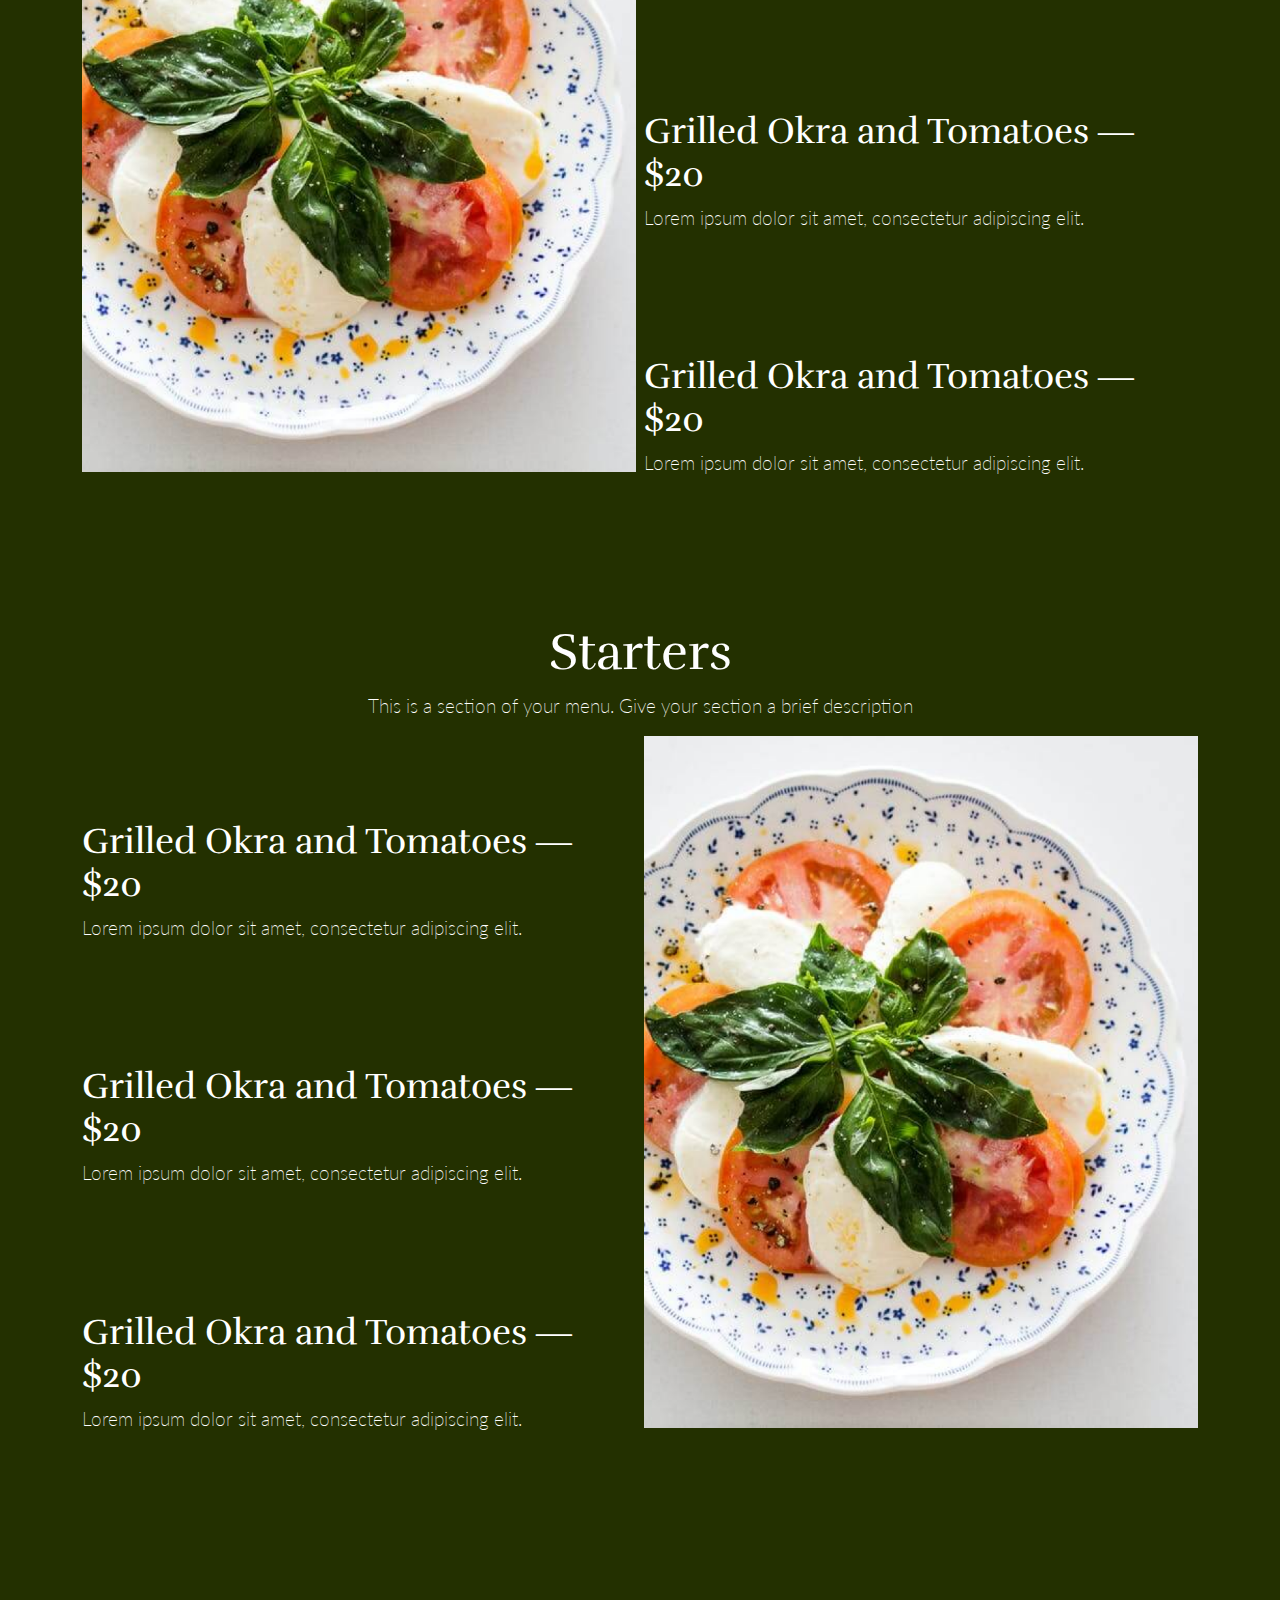
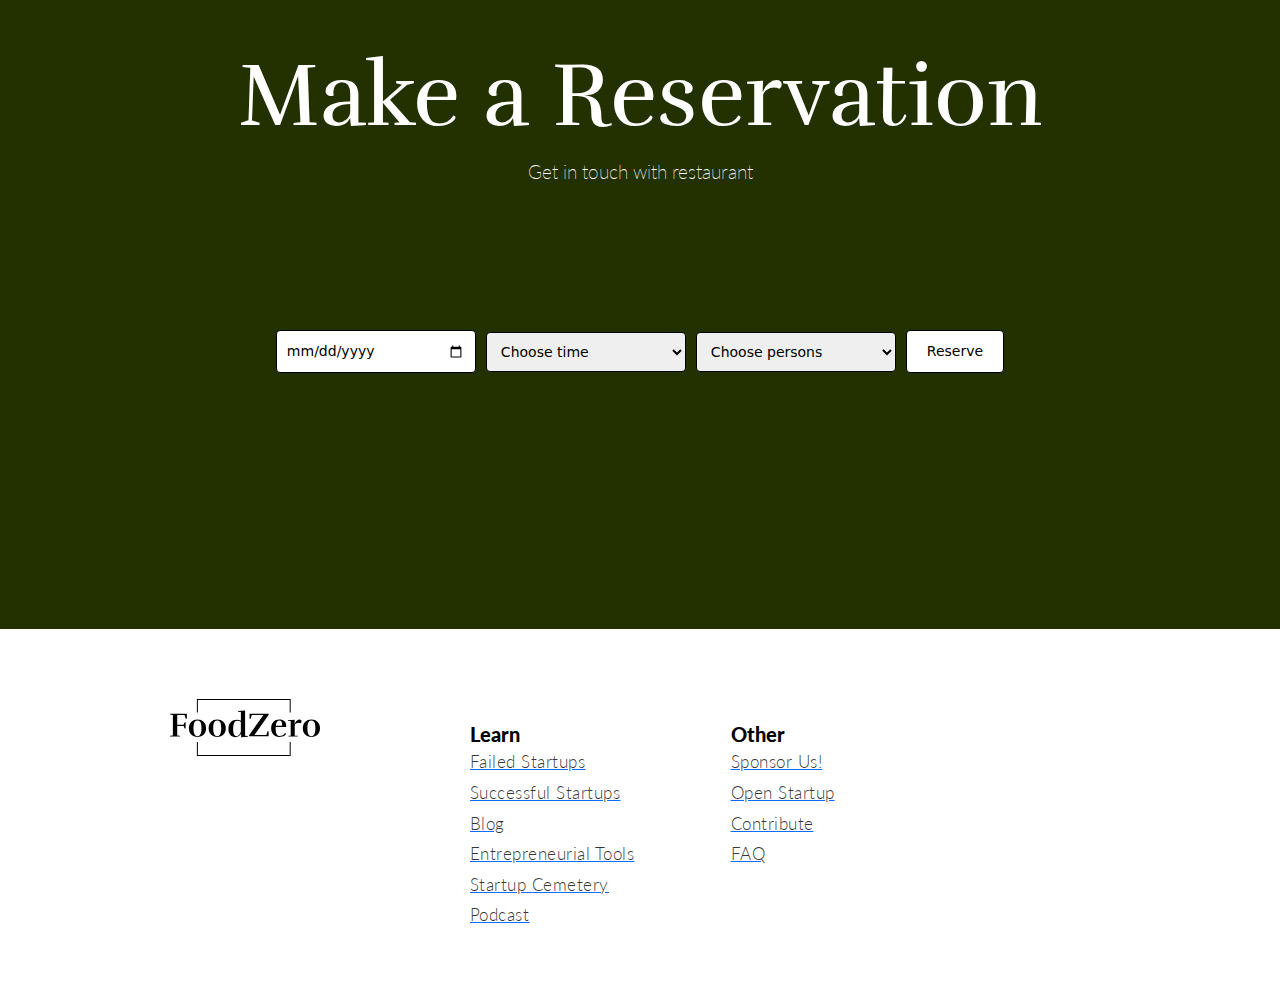
<file: menu.html>
<!DOCTYPE html>
<html lang="en">
<head>
    <meta charset="UTF-8">
    <meta name="viewport" content="width=device-width, initial-scale=1.0">
    <title>Document</title>
    <link rel="stylesheet" href="assets/css/menu.css">
    <link rel="stylesheet" href="https://cdn.jsdelivr.net/npm/bootstrap@5.3.3/dist/css/bootstrap.min.css">
    <link rel="preconnect" href="https://fonts.googleapis.com">
<link rel="preconnect" href="https://fonts.gstatic.com" crossorigin>
<link href="https://fonts.googleapis.com/css2?family=Lato:ital,wght@0,100;0,300;0,400;0,700;0,900;1,100;1,300;1,400;1,700;1,900&family=Rufina:wght@400;700&display=swap" rel="stylesheet">
</head>
<body class="body">
    
































    <header class="header" >

        <nav class="navbar  navbar-expand-lg " style="background-color: #233000;" data-bs-theme="dark">
            <div class="container-fluid" >
              <a class="navbar-brand" href="index.html"><img src="img/logo.svg" alt="" width="70%"></a>
              <button class="navbar-toggler"  type="button" data-bs-toggle="collapse" data-bs-target="#navbarText" aria-controls="navbarText" aria-expanded="false" aria-label="Переключатель навигации">
                <span class="navbar-toggler-icon" ></span>
              </button>
              <div class="collapse navbar-collapse"  id="navbarText">
                <ul class="navbar-nav me-auto mb-2 mb-lg-0" >
                  <li class="nav-item">
                    <a class="nav-link "  href="menu.html">MENU</a>
                  </li>
                  <li class="nav-item">
                    <a class="nav-link" href="contact.html">CONTACT</a>
                  </li>
                  <li class="nav-item">
                    <a class="nav-link" href="about.html">ABOUT</a>
                  </li>
                  <li class="nav-item">
                    <a class="nav-link" href="portfolio.html">PORTFOLIO</a>
                  </li>
                  
                  <li class="nav-item">
                    <a class="nav-link" href="blog.html">BLOG</a>
                  </li>
                </ul>
                
              </div>
            </div>
          </nav>
    </header>





    <section class="hero">
        <img src="img/img13.png" alt="New Menu" width="100%">
        <div class="hero-text">
            <h1>View Our <br>New Menu</h1>
            <p>The freshest ingredients for you every day</p>
        </div>
    </section>
     <div class="c-1">
        <h1 class="t-1">Starters</h1>
        <p class="t-2">This is a section of your menu. Give your section a brief description</p>
     </div>

     <div class="container-xl !direction !spacing">
        <div class="parent">
            <div class="div1"><img src="img/img14.png" alt="" width="100%"></div>
            <div class="div2">
                <h1 class="t-3">Grilled Okra and Tomatoes ―  $20</h1>
                <p class="t-4">Lorem ipsum dolor sit amet, consectetur adipiscing elit. </p>
                <br>
                
                
                <h1 class="t-3">Grilled Okra and Tomatoes ―  $20</h1>
                <p class="t-4">Lorem ipsum dolor sit amet, consectetur adipiscing elit. </p>
                <br>
                <h1 class="t-3">Grilled Okra and Tomatoes ―  $20</h1>
                <p class="t-4">Lorem ipsum dolor sit amet, consectetur adipiscing elit. </p>
            </div>
        </div>
     </div>
     <div class="c-1">
        <h1 class="t-1">Starters</h1>
        <p class="t-2">This is a section of your menu. Give your section a brief description</p>
     </div>
     <div class="container-xl !direction !spacing">
        <div class="parent">
            <div class="div1"><h1 class="t-3">Grilled Okra and Tomatoes ―  $20</h1>
                <p class="t-4">Lorem ipsum dolor sit amet, consectetur adipiscing elit. </p>
                <br>
                
                
                <h1 class="t-3">Grilled Okra and Tomatoes ―  $20</h1>
                <p class="t-4">Lorem ipsum dolor sit amet, consectetur adipiscing elit. </p>
                <br>
                <h1 class="t-3">Grilled Okra and Tomatoes ―  $20</h1>
                <p class="t-4">Lorem ipsum dolor sit amet, consectetur adipiscing elit. </p></div>
            <div class="div2">

                <img src="img/img14.png" alt="" width="100%">
                
            </div>
        </div>
     </div>

     <div class="c-1">
        <h1 class="t-1">Starters</h1>
        <p class="t-2">This is a section of your menu. Give your section a brief description</p>
     </div>

     <div class="container-xl !direction !spacing">
        <div class="parent">
            <div class="div1"><img src="img/img14.png" alt="" width="100%"></div>
            <div class="div2">
                <h1 class="t-3">Grilled Okra and Tomatoes ―  $20</h1>
                <p class="t-4">Lorem ipsum dolor sit amet, consectetur adipiscing elit. </p>
                <br>
                
                
                <h1 class="t-3">Grilled Okra and Tomatoes ―  $20</h1>
                <p class="t-4">Lorem ipsum dolor sit amet, consectetur adipiscing elit. </p>
                <br>
                <h1 class="t-3">Grilled Okra and Tomatoes ―  $20</h1>
                <p class="t-4">Lorem ipsum dolor sit amet, consectetur adipiscing elit. </p>
            </div>
        </div>
     </div>
        

     <div class="c-1">
        <h1 class="t-1">Starters</h1>
        <p class="t-2">This is a section of your menu. Give your section a brief description</p>
     </div>
     <div class="container-xl !direction !spacing">
        <div class="parent">
            <div class="div1"><h1 class="t-3">Grilled Okra and Tomatoes ―  $20</h1>
                <p class="t-4">Lorem ipsum dolor sit amet, consectetur adipiscing elit. </p>
                <br>
                
                
                <h1 class="t-3">Grilled Okra and Tomatoes ―  $20</h1>
                <p class="t-4">Lorem ipsum dolor sit amet, consectetur adipiscing elit. </p>
                <br>
                <h1 class="t-3">Grilled Okra and Tomatoes ―  $20</h1>
                <p class="t-4">Lorem ipsum dolor sit amet, consectetur adipiscing elit. </p></div>
            <div class="div2">

                <img src="img/img14.png" alt="" width="100%">
                
            </div>
        </div>
     </div>









<h1 class="t-5">Make a Reservation</h1>
<p class="t-6">Get in touch with restaurant</p>

     
<div class="container-lg !direction !spacing">
    <form class="reservation-form">
        <!-- Поле для даты -->
        <input type="date" name="reservation-date" required>

        <!-- Поле для времени -->
        <select name="reservation-time" required>
            <option value="" disabled selected>Choose time</option>
            <option value="7:00">7:00 AM</option>
            <option value="8:00">8:00 AM</option>
            <option value="9:00">9:00 AM</option>
            <option value="10:00">10:00 AM</option>
            <option value="11:00">11:00 AM</option>
            <option value="12:00">12:00 PM</option>
            <option value="13:00">1:00 PM</option>
            <option value="14:00">2:00 PM</option>
            <option value="15:00">3:00 PM</option>
            <option value="16:00">4:00 PM</option>
            <option value="17:00">5:00 PM</option>
            <option value="18:00">6:00 PM</option>
            <option value="19:00">7:00 PM</option>
            <option value="20:00">8:00 PM</option>
            <option value="21:00">9:00 PM</option>
        </select>

        <!-- Поле для выбора количества персон -->
        <select name="reservation-persons" required>
            <option value="" disabled selected>Choose persons</option>
            <option value="1">1 Person</option>
            <option value="2">2 Persons</option>
            <option value="3-5">3-5 Persons</option>
        </select>

        <!-- Кнопка для отправки -->
        <button type="submit">Reserve</button>
    </form>



    

</div>
    




<footer class="foo">
    <div class="container-footer w-container">
      <div class="w-row">
        <div class="footer-column w-clearfix w-col w-col-4"><img src="img/logo2.svg" alt="" width="50%">
          
        </div>
        <div class="footer-column w-col w-col-8 baba">
          <div class="w-row">
            <div class="w-col w-col-8">
              <div class="w-row">
                <div class="w-col w-col-7 w-col-small-6 w-col-tiny-7">
                  <h3 class="footer-titles">Learn</h3>
                  <p class="footer-links"><a href="" target="_blank"><span class="footer-link">Failed Startups<br></span></a><a href=""><span class="footer-link">Successful Startups<br></span></a><a href=""><span class="footer-link">Blog</span></a><span><br></span><a href=""><span class="footer-link">Entrepreneurial Tools<br></span></a><a href=""><span class="footer-link">Startup Cemetery<br></span></a><a href=""><span class="footer-link">Podcast</span></a><strong><br></strong></p>
                </div>
                <div class="w-col w-col-5 w-col-small-6 w-col-tiny-5">
                  <h3 class="footer-titles">Other</h3>
                  <p class="footer-links"><a href=""><span class="footer-link">Sponsor Us!<br></span></a><a href=""><span class="footer-link">Open Startup<br></span></a><a href=""><span class="footer-link"></span></a><a href=""><span class="footer-link">Contribute<br></span></a><a href=""><span class="footer-link">FAQ</span></a><strong><br></strong></p>
                </div>
              </div>
            </div>
            
             
          </div>
        </div>
      </div>
    </div>
    </footer>

    <script src="	https://cdn.jsdelivr.net/npm/bootstrap@5.3.3/dist/js/bootstrap.bundle.min.js"> </script>
    <script src="assets/js/main.js"></script>
</body>
</html>
</file>
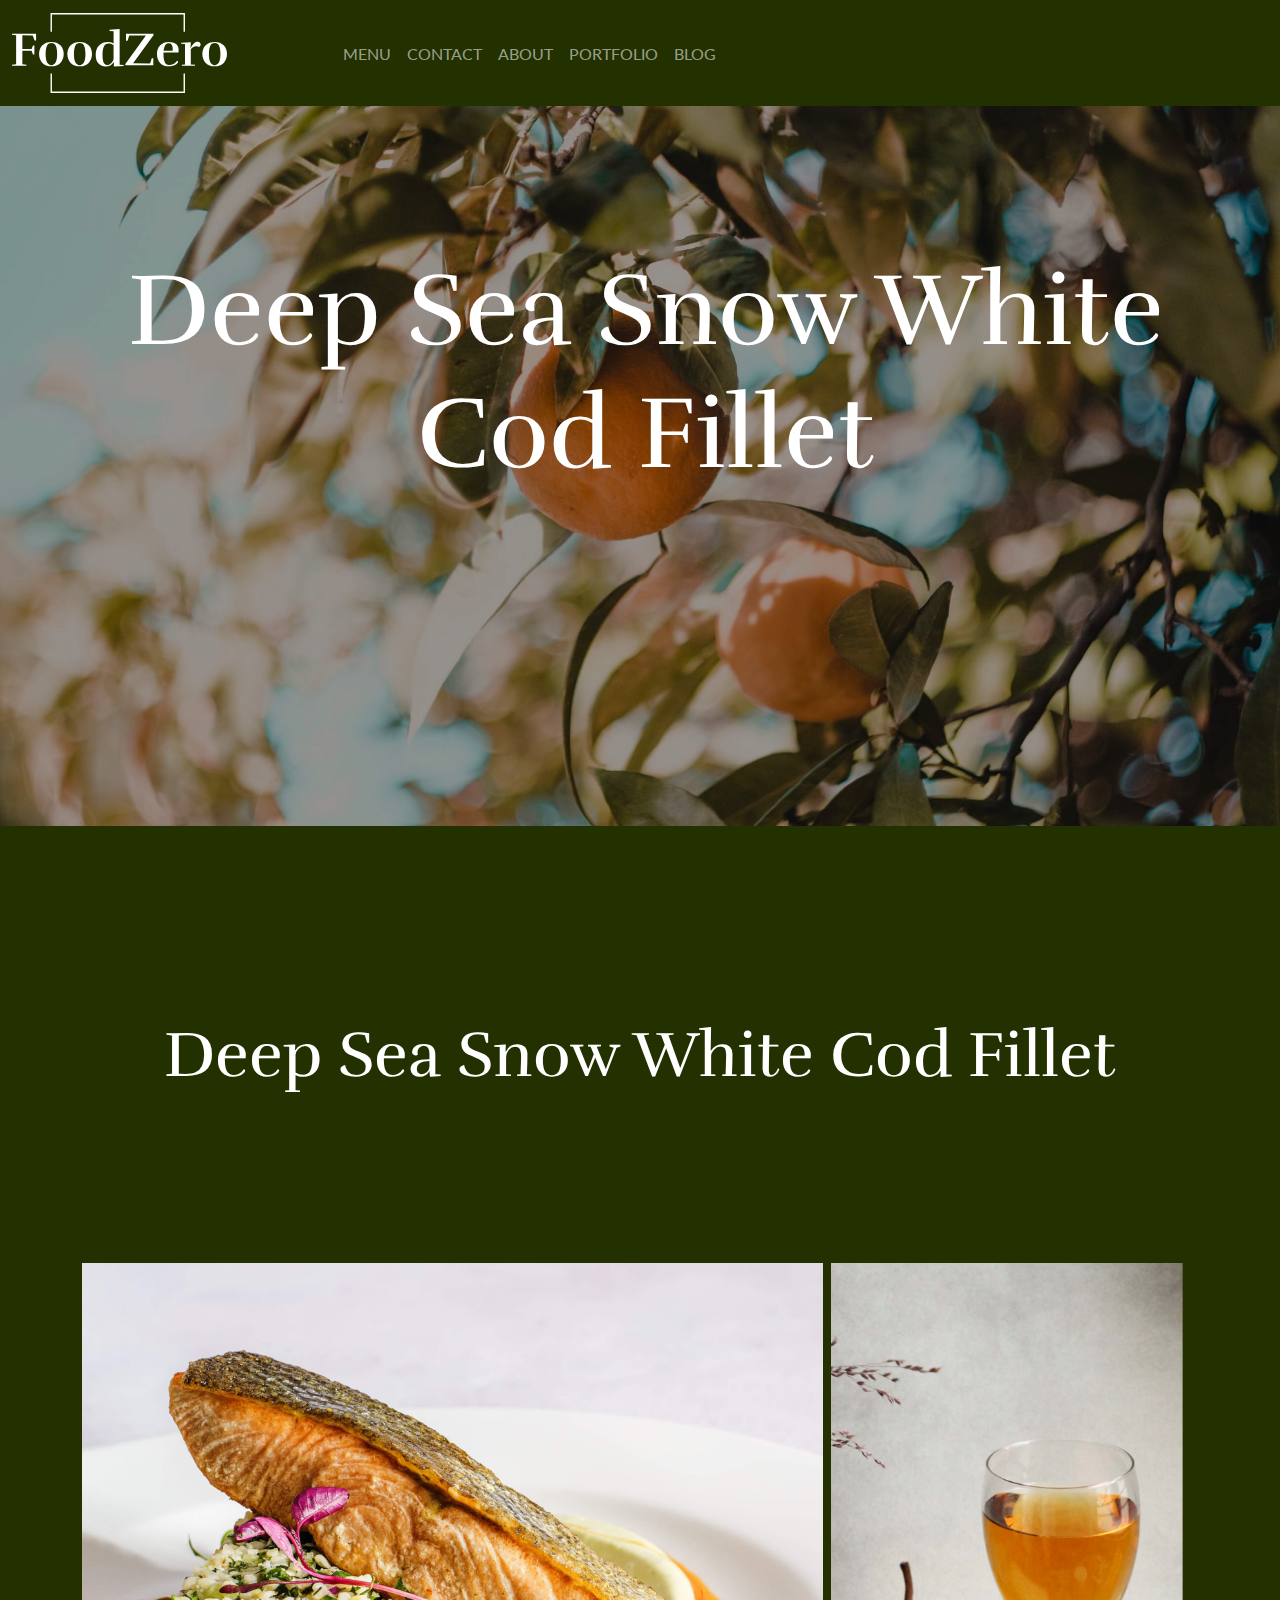
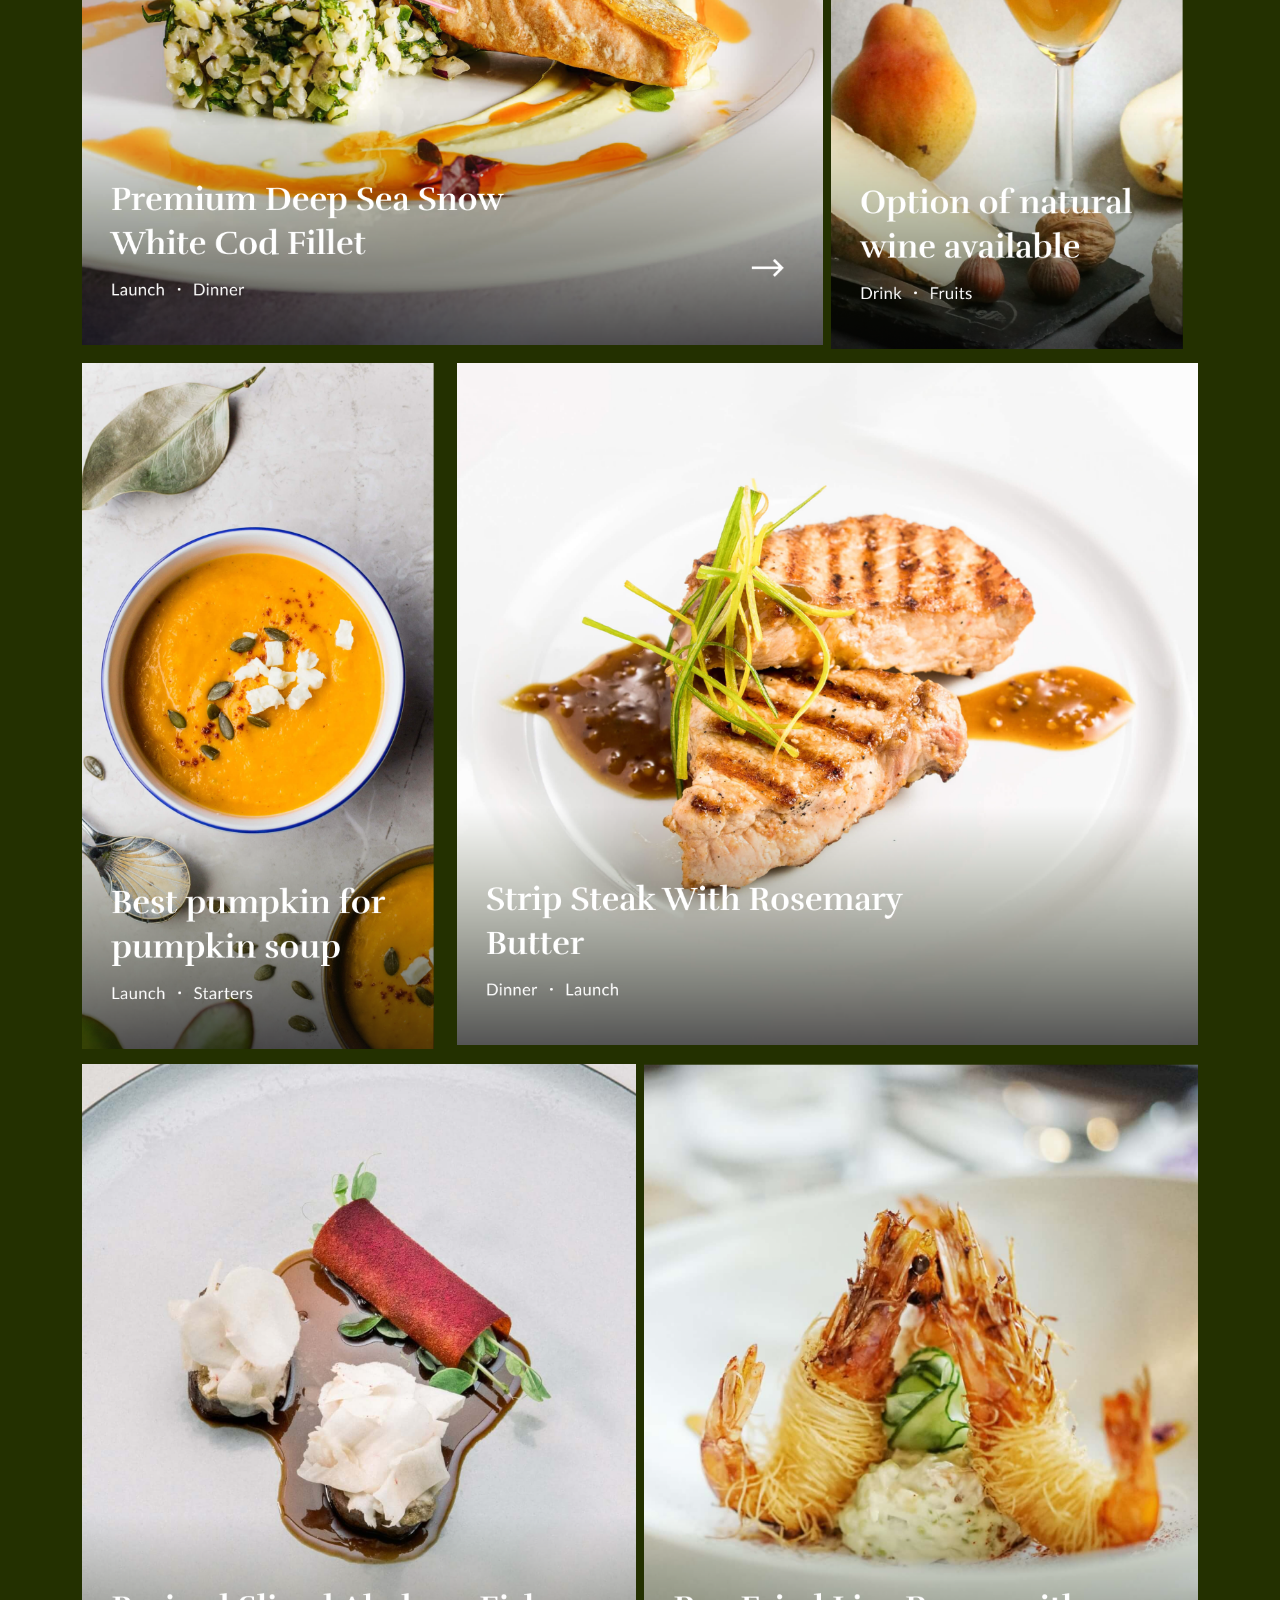
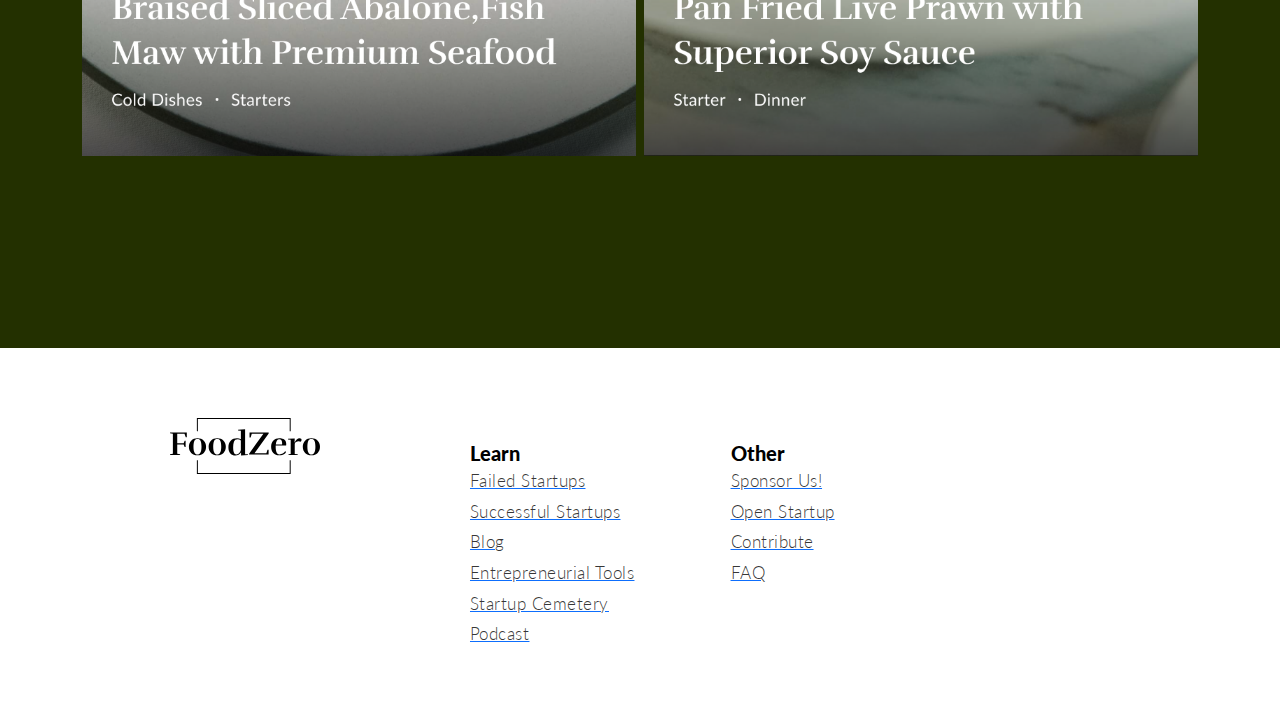
<file: portfolio.html>
<!DOCTYPE html>
<html lang="en">
<head>
    <meta charset="UTF-8">
    <meta name="viewport" content="width=device-width, initial-scale=1.0">
    <title>Document</title>

    <link rel="stylesheet" href="assets/css/portfolio.css">
    <link rel="stylesheet" href="https://cdn.jsdelivr.net/npm/bootstrap@5.3.3/dist/css/bootstrap.min.css">
    <link rel="preconnect" href="https://fonts.googleapis.com">
<link rel="preconnect" href="https://fonts.gstatic.com" crossorigin>
<link href="https://fonts.googleapis.com/css2?family=Lato:ital,wght@0,100;0,300;0,400;0,700;0,900;1,100;1,300;1,400;1,700;1,900&family=Rufina:wght@400;700&display=swap" rel="stylesheet">

</head>
<body class="body">
    <header class="header" >
    
        <nav class="navbar  navbar-expand-lg " style="background-color: #233000;" data-bs-theme="dark">
            <div class="container-fluid" >
              <a class="navbar-brand" href="index.html"><img src="img/logo.svg" alt="" width="70%"></a>
              <button class="navbar-toggler"  type="button" data-bs-toggle="collapse" data-bs-target="#navbarText" aria-controls="navbarText" aria-expanded="false" aria-label="Переключатель навигации">
                <span class="navbar-toggler-icon" ></span>
              </button>
              <div class="collapse navbar-collapse"  id="navbarText">
                <ul class="navbar-nav me-auto mb-2 mb-lg-0" >
                  <li class="nav-item">
                    <a class="nav-link "  href="menu.html">MENU</a>
                  </li>
                  <li class="nav-item">
                    <a class="nav-link" href="contact.html">CONTACT</a>
                  </li>
                  <li class="nav-item">
                    <a class="nav-link" href="about.html">ABOUT</a>
                  </li>
                  <li class="nav-item">
                    <a class="nav-link" href="portfolio.html">PORTFOLIO</a>
                  </li>
                  
                  <li class="nav-item">
                    <a class="nav-link" href="blog.html">BLOG</a>
                  </li>
                </ul>
                
              </div>
            </div>
          </nav>
    </header>

    <section class="hero">
        <img src="img/img21.png" alt="New Menu" width="100%">
        <div class="hero-text">
            <h1>Deep Sea Snow White <br> Cod Fillet</h1>
           
        </div>
</section>

<div>
    <h1 class="t-3">Deep Sea Snow White Cod Fillet</h1>
</div>
<div class="container-lg !direction !spacing">
    <div class="parent">
        <div class="div1"><img src="img/img22.png" alt="" width="100%"></div>
        <div class="div2"><img src="img/img23.png" alt=""width="96%"></div>
        <div class="div3"><img src="img/img24.png" alt=""width="96%"></div>
        <div class="div4"><img src="img/img25.png" alt=""width="100%"></div>
        <div class="div5"><img src="img/img26.png" alt=""width="100%"></div>
        <div class="div6"><img src="img/img27.png" alt=""width="100%"></div>
    </div>
</div>
<footer class="foo">
    <div class="container-footer w-container">
      <div class="w-row">
        <div class="footer-column w-clearfix w-col w-col-4"><img src="img/logo2.svg" alt="" width="50%">
          
        </div>
        <div class="footer-column w-col w-col-8 baba">
          <div class="w-row">
            <div class="w-col w-col-8">
              <div class="w-row">
                <div class="w-col w-col-7 w-col-small-6 w-col-tiny-7">
                  <h3 class="footer-titles">Learn</h3>
                  <p class="footer-links"><a href="" target="_blank"><span class="footer-link">Failed Startups<br></span></a><a href=""><span class="footer-link">Successful Startups<br></span></a><a href=""><span class="footer-link">Blog</span></a><span><br></span><a href=""><span class="footer-link">Entrepreneurial Tools<br></span></a><a href=""><span class="footer-link">Startup Cemetery<br></span></a><a href=""><span class="footer-link">Podcast</span></a><strong><br></strong></p>
                </div>
                <div class="w-col w-col-5 w-col-small-6 w-col-tiny-5">
                  <h3 class="footer-titles">Other</h3>
                  <p class="footer-links"><a href=""><span class="footer-link">Sponsor Us!<br></span></a><a href=""><span class="footer-link">Open Startup<br></span></a><a href=""><span class="footer-link"></span></a><a href=""><span class="footer-link">Contribute<br></span></a><a href=""><span class="footer-link">FAQ</span></a><strong><br></strong></p>
                </div>
              </div>
            </div>
            
             
          </div>
        </div>
      </div>
    </div>
    </footer>
    
    <script src="	https://cdn.jsdelivr.net/npm/bootstrap@5.3.3/dist/js/bootstrap.bundle.min.js"> </script>
    <script src="assets/js/main.js"></script>    
</body>
</html>
</file>
<file: assets/css/main.css>
html, body {
  height: 100%;
}
.body{
  background-color: #233000;
  min-width: 320px;
}
.header{
  font-family: 'Lato', sans-serif;

}
.t-1{
  font-size: 9vw;
  color: white;
  font-family: 'Rufina',sans-serif;
  margin-top: 10%;
  font-weight: 400;
  font-style: normal;
  position: relative;
}
.t-2{
  color: white;
  font-family: 'Lato', sans-serif;
  font-size: 2vw;
  font-weight: 100;
  font-style: normal;
}
.i-1{
  
  margin-left: 50%;
  margin-top: -28% ;
  margin-right: 5%;
  position: relative;
  
}
.i-2{
  position: relative;
  margin-left: 33%;
  margin-top: -6%;
}
.i-3{
  margin-top: 10%;
}
.t-3{
  color: white;
  font-family: 'Rufina',sans-serif;
  font-weight: 400;
  font-style: normal;
  margin-top: 3%;
  position: relative;
}
.t-4{
  color: white;
  font-family: 'Lato', sans-serif;
  font-size: 1vw;
  font-weight: 100;
  font-style: normal;
  margin-top: 3%;
  position: relative;
}
.t-5{
  color: white;
  font-family: 'Lato', sans-serif;
  font-size: 1vw;
  font-weight: 100;
  font-style: normal;
  margin-top: -47.5vw;
  margin-left: 65%;
  position: absolute;
}
.i-4{
  margin-left: 65%;
  position: absolute;
  margin-top: -42%;
}
.i-5{
  margin-top: 20%;
}

.parent {
  margin-top: 10%;
  display: grid;
  grid-template-columns: repeat(3, 1fr);
  grid-template-rows: repeat(1, 1fr);
  gap: 8px;
  text-align: center;
}
.t-6{
  color: white;
  font-family: 'Rufina',sans-serif;
  font-weight: 400;
  font-size: 2vw;
}
.t-7{
  color: white;
  font-family: 'Rufina',sans-serif;
  font-weight: 400;
  font-size: 2vw;
}
.t-8{
  color: white;
  font-family: 'Rufina',sans-serif;
  font-weight: 400;
  font-size: 2vw;
}
.t-9{
  color: white;
  font-family: 'Lato', sans-serif;
  font-weight: 100;
}
.t-10{
  color: white;
  font-family: 'Lato', sans-serif;
  font-weight: 100;
}
.t-11{
  color: white;
  font-family: 'Lato', sans-serif;
  font-weight: 100;
}

.t-12{
  color: white;
  font-family: 'Rufina',sans-serif;
  font-weight: 400;
  font-size: 5vw;
  text-align: center;
  margin-top: 15%;
}
.t-13{
  color: white;
  font-family: 'Lato', sans-serif;
  font-weight: 100;
  text-align: center;
  font-size: 2vw;
}
.i-12{
  padding-bottom: 10%;
  margin-top: 10%;
  text-align: center;
}





.foo{
  background-color: #FFFFFF;
}
div.container-footer.w-container {
  
  box-sizing: border-box;
  margin-left: auto;
  margin-right: auto;
  max-width: 940px;
  padding-bottom: 40px;
  padding-top: 70px;
}

div.container-footer.w-container:after {
  clear: both;
  content: " ";
  display: table;
  grid-column-end: 2;
  grid-column-start: 1;
  grid-row-end: 2;
  grid-row-start: 1;
}

div.container-footer.w-container:before {
  content: " ";
  display: table;
  grid-column-end: 2;
  grid-column-start: 1;
  grid-row-end: 2;
  grid-row-start: 1;
}

div.w-row {
  box-sizing: border-box;
  margin-left: -10px;
  margin-right: -10px;
}

div.w-row:after {
  clear: both;
  content: " ";
  display: table;
  grid-column-end: 2;
  grid-column-start: 1;
  grid-row-end: 2;
  grid-row-start: 1;
}

div.w-row:before {
  content: " ";
  display: table;
  grid-column-end: 2;
  grid-column-start: 1;
  grid-row-end: 2;
  grid-row-start: 1;
}

div.footer-column.w-clearfix.w-col.w-col-4 {
  box-sizing: border-box;
  float: left;
  min-height: 1px;
  padding-left: 10px;
  padding-right: 10px;
  position: relative;
  width: 33.3333%;
}

div.footer-column.w-clearfix.w-col.w-col-4:after {
  clear: both;
  content: " ";
  display: table;
  grid-column-end: 2;
  grid-column-start: 1;
  grid-row-end: 2;
  grid-row-start: 1;
}

div.footer-column.w-clearfix.w-col.w-col-4:before {
  content: " ";
  display: table;
  grid-column-end: 2;
  grid-column-start: 1;
  grid-row-end: 2;
  grid-row-start: 1;
}

img.failory-logo-image {
  border-width: 0;
  box-sizing: border-box;
  display: inline-block;
  
  max-width: 100%;
  vertical-align: middle;
}

h3.footer-failory-name {
  box-sizing: border-box;
  color: #000000;
  display: block;
  font-family: Lato, sans-serif;
  font-size: 20px;
  font-weight: 900;
  line-height: 1.1em;
  margin-bottom: 10px;
  margin-left: 10px;
  margin-top: 24px;
}

p.footer-description-failory {
  box-sizing: border-box;
  color: rgba(0, 0, 0, 0.8);
  display: block;
  font-family: Lato, sans-serif;
  font-size: 17px;
  font-weight: 300;
  letter-spacing: .5px;
  line-height: 1.5em;
  margin-bottom: 16px;
  margin-top: 15px;
}

br {
  box-sizing: border-box;
}

div.footer-column.w-col.w-col-8 {
  box-sizing: border-box;
  float: left;
  min-height: 1px;
  padding-left: 10px;
  padding-right: 10px;
  position: relative;
  width: 66.6667%;
}

div.w-col.w-col-8 {
  box-sizing: border-box;
  float: left;
  min-height: 1px;
  padding-left: 0;
  padding-right: 0;
  position: relative;
  width: 66.6667%;
}

div.w-col.w-col-7.w-col-small-6.w-col-tiny-7 {
  box-sizing: border-box;
  float: left;
  min-height: 1px;
  padding-left: 0;
  padding-right: 0;
  position: relative;
  width: 58.3333%;
}

h3.footer-titles {
  box-sizing: border-box;
  color: #000000;
  display: block;
  font-family: Lato, sans-serif;
  font-size: 20px;
  font-weight: 900;
  line-height: 1.1em;
  margin-bottom: 0;
  margin-left: 0;
  margin-top: 24px;
}

p.footer-links {
  box-sizing: border-box;
  color: rgba(0, 0, 0, 0.8);
  display: block;
  font-family: Lato, sans-serif;
  font-size: 17px;
  font-weight: 300;
  letter-spacing: .5px;
  line-height: 1.8em;
  margin-bottom: 16px;
  margin-top: 2px;
}

a {
  background-color: transparent;
  box-sizing: border-box;
  color: #000000;
  font-family: Lato, sans-serif;
  font-size: 17px;
  font-weight: 400;
  line-height: 1.2em;
  text-decoration: none;
}

a:active {
  outline: 0;
}

a:hover {
  outline: 0;
}

span.footer-link {
  box-sizing: border-box;
  color: rgba(0, 0, 0, 0.8);
  font-weight: 300;
}

span.footer-link:hover {
  color: #000000;
  font-weight: 400;
}

span {
  box-sizing: border-box;
}

strong {
  box-sizing: border-box;
  font-weight: 700;
}

div.w-col.w-col-5.w-col-small-6.w-col-tiny-5 {
  box-sizing: border-box;
  float: left;
  min-height: 1px;
  padding-left: 0;
  padding-right: 0;
  position: relative;
  width: 41.6667%;
}

div.column-center-mobile.w-col.w-col-4 {
  box-sizing: border-box;
  float: left;
  min-height: 1px;
  padding-left: 0;
  padding-right: 0;
  position: relative;
  width: 33.3333%;
}

a.footer-social-network-icons.w-inline-block {
  background-color: transparent;
  box-sizing: border-box;
  color: #000000;
  display: inline-block;
  font-family: Lato, sans-serif;
  font-size: 17px;
  font-weight: 400;
  line-height: 1.2em;
  margin-right: 8px;
  margin-top: 10px;
  max-width: 100%;
  opacity: .8;
  text-decoration: none;
}

a.footer-social-network-icons.w-inline-block:active {
  outline: 0;
}

a.footer-social-network-icons.w-inline-block:hover {
  opacity: 1;
  outline: 0;
}

img {
  border-width: 0;
  box-sizing: border-box;
  display: inline-block;
  max-width: 100%;
  vertical-align: middle;
}

p.footer-description {
  box-sizing: border-box;
  color: rgba(0, 0, 0, 0.8);
  display: block;
  font-family: Lato, sans-serif;
  font-size: 17px;
  font-weight: 300;
  letter-spacing: .5px;
  line-height: 1.5em;
  margin-bottom: 16px;
  margin-top: 15px;
}

strong.link-email-footer {
  box-sizing: border-box;
  font-weight: 700;
}
.baba{
  font-family: 'Lato', sans-serif;
}
</file>
<file: assets/css/about.css>
html, body {
    height: 100%;
  }
  .body{
    background-color: #233000;
    min-width: 320px;
  }
  .header{
    font-family: 'Lato', sans-serif;
  
  }
  .hero {
    position: relative;
    text-align: left;
    color: white;
}
.hero img {
    width: 100%;
    height: auto;
}
.hero-text {
    font-family: 'Lato', sans-serif;
    font-weight: 200;
    font-size: 2vw;
    position: absolute;
    top: 20%;
    left: 10%;
}
.hero-text h1 {
    font-family: 'Rufina', serif;
    font-size: 10vw;
    font-weight: 400;
    margin: 0;
}


.parent {
    display: grid;
    grid-template-columns: repeat(2, 1fr);
    grid-template-rows: repeat(1, 1fr);
    gap: 5%;
    margin-top: 15%;
}

.t-1{
    color: white;
    font-family: 'Rufina',sans-serif;
    font-weight: 400;
    text-align: left;
    margin-top: 15%;
    font-size: 6vw;
    
}

.t-2{
color: white;
  font-family: 'Lato', sans-serif;
  font-size: 1vw;
  font-weight: 100;
  text-align: left;
font-size: 2vw;
}
.i-1{
    margin-top: 15%;
}

.foo{
    background-color: #FFFFFF;
    margin-top: 15%;
  }
  div.container-footer.w-container {
    
    box-sizing: border-box;
    margin-left: auto;
    margin-right: auto;
    max-width: 940px;
    padding-bottom: 40px;
    padding-top: 70px;
  }
  
  div.container-footer.w-container:after {
    clear: both;
    content: " ";
    display: table;
    grid-column-end: 2;
    grid-column-start: 1;
    grid-row-end: 2;
    grid-row-start: 1;
  }
  
  div.container-footer.w-container:before {
    content: " ";
    display: table;
    grid-column-end: 2;
    grid-column-start: 1;
    grid-row-end: 2;
    grid-row-start: 1;
  }
  
  div.w-row {
    box-sizing: border-box;
    margin-left: -10px;
    margin-right: -10px;
  }
  
  div.w-row:after {
    clear: both;
    content: " ";
    display: table;
    grid-column-end: 2;
    grid-column-start: 1;
    grid-row-end: 2;
    grid-row-start: 1;
  }
  
  div.w-row:before {
    content: " ";
    display: table;
    grid-column-end: 2;
    grid-column-start: 1;
    grid-row-end: 2;
    grid-row-start: 1;
  }
  
  div.footer-column.w-clearfix.w-col.w-col-4 {
    box-sizing: border-box;
    float: left;
    min-height: 1px;
    padding-left: 10px;
    padding-right: 10px;
    position: relative;
    width: 33.3333%;
  }
  
  div.footer-column.w-clearfix.w-col.w-col-4:after {
    clear: both;
    content: " ";
    display: table;
    grid-column-end: 2;
    grid-column-start: 1;
    grid-row-end: 2;
    grid-row-start: 1;
  }
  
  div.footer-column.w-clearfix.w-col.w-col-4:before {
    content: " ";
    display: table;
    grid-column-end: 2;
    grid-column-start: 1;
    grid-row-end: 2;
    grid-row-start: 1;
  }
  
  img.failory-logo-image {
    border-width: 0;
    box-sizing: border-box;
    display: inline-block;
    
    max-width: 100%;
    vertical-align: middle;
  }
  
  h3.footer-failory-name {
    box-sizing: border-box;
    color: #000000;
    display: block;
    font-family: Lato, sans-serif;
    font-size: 20px;
    font-weight: 900;
    line-height: 1.1em;
    margin-bottom: 10px;
    margin-left: 10px;
    margin-top: 24px;
  }
  
  p.footer-description-failory {
    box-sizing: border-box;
    color: rgba(0, 0, 0, 0.8);
    display: block;
    font-family: Lato, sans-serif;
    font-size: 17px;
    font-weight: 300;
    letter-spacing: .5px;
    line-height: 1.5em;
    margin-bottom: 16px;
    margin-top: 15px;
  }
  
  br {
    box-sizing: border-box;
  }
  
  div.footer-column.w-col.w-col-8 {
    box-sizing: border-box;
    float: left;
    min-height: 1px;
    padding-left: 10px;
    padding-right: 10px;
    position: relative;
    width: 66.6667%;
  }
  
  div.w-col.w-col-8 {
    box-sizing: border-box;
    float: left;
    min-height: 1px;
    padding-left: 0;
    padding-right: 0;
    position: relative;
    width: 66.6667%;
  }
  
  div.w-col.w-col-7.w-col-small-6.w-col-tiny-7 {
    box-sizing: border-box;
    float: left;
    min-height: 1px;
    padding-left: 0;
    padding-right: 0;
    position: relative;
    width: 58.3333%;
  }
  
  h3.footer-titles {
    box-sizing: border-box;
    color: #000000;
    display: block;
    font-family: Lato, sans-serif;
    font-size: 20px;
    font-weight: 900;
    line-height: 1.1em;
    margin-bottom: 0;
    margin-left: 0;
    margin-top: 24px;
  }
  
  p.footer-links {
    box-sizing: border-box;
    color: rgba(0, 0, 0, 0.8);
    display: block;
    font-family: Lato, sans-serif;
    font-size: 17px;
    font-weight: 300;
    letter-spacing: .5px;
    line-height: 1.8em;
    margin-bottom: 16px;
    margin-top: 2px;
  }
  
  a {
    background-color: transparent;
    box-sizing: border-box;
    color: #000000;
    font-family: Lato, sans-serif;
    font-size: 17px;
    font-weight: 400;
    line-height: 1.2em;
    text-decoration: none;
  }
  
  a:active {
    outline: 0;
  }
  
  a:hover {
    outline: 0;
  }
  
  span.footer-link {
    box-sizing: border-box;
    color: rgba(0, 0, 0, 0.8);
    font-weight: 300;
  }
  
  span.footer-link:hover {
    color: #000000;
    font-weight: 400;
  }
  
  span {
    box-sizing: border-box;
  }
  
  strong {
    box-sizing: border-box;
    font-weight: 700;
  }
  
  div.w-col.w-col-5.w-col-small-6.w-col-tiny-5 {
    box-sizing: border-box;
    float: left;
    min-height: 1px;
    padding-left: 0;
    padding-right: 0;
    position: relative;
    width: 41.6667%;
  }
  
  div.column-center-mobile.w-col.w-col-4 {
    box-sizing: border-box;
    float: left;
    min-height: 1px;
    padding-left: 0;
    padding-right: 0;
    position: relative;
    width: 33.3333%;
  }
  
  a.footer-social-network-icons.w-inline-block {
    background-color: transparent;
    box-sizing: border-box;
    color: #000000;
    display: inline-block;
    font-family: 'Lato', sans-serif;
    font-size: 17px;
    font-weight: 400;
    line-height: 1.2em;
    margin-right: 8px;
    margin-top: 10px;
    max-width: 100%;
    opacity: .8;
    text-decoration: none;
  }
  
  a.footer-social-network-icons.w-inline-block:active {
    outline: 0;
  }
  
  a.footer-social-network-icons.w-inline-block:hover {
    opacity: 1;
    outline: 0;
  }
  
  img {
    border-width: 0;
    box-sizing: border-box;
    display: inline-block;
    max-width: 100%;
    vertical-align: middle;
  }
  
  p.footer-description {
    box-sizing: border-box;
    color: rgba(0, 0, 0, 0.8);
    display: block;
    font-family: 'Lato', sans-serif;
    font-size: 17px;
    font-weight: 300;
    letter-spacing: .5px;
    line-height: 1.5em;
    margin-bottom: 16px;
    margin-top: 15px;
  }
  
  strong.link-email-footer {
    box-sizing: border-box;
    font-weight: 700;
  }
  .baba{
    font-family: 'Lato', sans-serif;
  }
</file>
<file: assets/css/blog.css>
html, body {
    height: 100%;
  }
  .body{
    background-color: #233000;
    min-width: 320px;
  }
  .header{
    font-family: 'Lato', sans-serif;
  
  }
  .hero {
    position: relative;
    text-align: left;
    color: white;
}
.hero img {
    width: 100%;
    height: auto;
}
.hero-text {
    font-family: 'Lato', sans-serif;
    font-weight: 200;
    font-size: 2vw;
    position: absolute;
    top: 20%;
    left: 10%;
}
.hero-text h1 {
    font-family: 'Rufina', serif;
    font-size: 8vw;
    font-weight: 400;
    margin: 0;
    
}


.parent {
    display: grid;
    grid-template-columns: repeat(2, 1fr);
    grid-template-rows: repeat(5, 1fr);
    gap: 8px;
}

.parent {
    display: grid;
    grid-template-columns: repeat(2, 1fr);
    grid-template-rows: repeat(5, 1fr);
    gap: 8px;
    font-family: 'Rufina', sans-serif;
    font-weight: 400;
    font-size: 5vw;
    margin-top: 15%;
}
.div2{
    
    margin-top: 25%;
}
.div4{
    margin-top: 25%;
}
.div6{
    margin-top: 25%;
}
.div8{
    margin-top: 25%;
}
.div10{
    margin-top: 25%;
}



.tabs-container {
    max-width: 90%;
    margin: 0 auto;
    border: 1px solid #233000;
    border-radius: 8px;
    background-color: #233000;
    margin-top: 15%;
    font-family: 'Lato', sans-serif;
    color: white;
}

/* Стили для вкладок */
.tabs {
    color: white;
    display: flex;
    cursor: pointer;
    padding: 10px;
    border-bottom: 1px solid #233000;
    
}

.tab {
    color: white;
    flex: 1;
    text-align: center;
    padding: 10px;
    font-weight: bold;
    background-color: #233000;
    transition: background-color 0.3s;
}

.tab:hover {
    background-color: #233000;
}

.tab.active {
    background-color: #233000;
    border-bottom: 2px solid #ffffff;
}

/* Стили для контента табов */
.tab-content {
    padding: 20px;
    display: none;
    background-color: #233000;
    color: #000;
    color: white;
}

.tab-content.active {
    display: block;
}

.foo{
    background-color: #FFFFFF;
    margin-top: 15%;
  }
  div.container-footer.w-container {
    
    box-sizing: border-box;
    margin-left: auto;
    margin-right: auto;
    max-width: 940px;
    padding-bottom: 40px;
    padding-top: 70px;
  }
  
  div.container-footer.w-container:after {
    clear: both;
    content: " ";
    display: table;
    grid-column-end: 2;
    grid-column-start: 1;
    grid-row-end: 2;
    grid-row-start: 1;
  }
  
  div.container-footer.w-container:before {
    content: " ";
    display: table;
    grid-column-end: 2;
    grid-column-start: 1;
    grid-row-end: 2;
    grid-row-start: 1;
  }
  
  div.w-row {
    box-sizing: border-box;
    margin-left: -10px;
    margin-right: -10px;
  }
  
  div.w-row:after {
    clear: both;
    content: " ";
    display: table;
    grid-column-end: 2;
    grid-column-start: 1;
    grid-row-end: 2;
    grid-row-start: 1;
  }
  
  div.w-row:before {
    content: " ";
    display: table;
    grid-column-end: 2;
    grid-column-start: 1;
    grid-row-end: 2;
    grid-row-start: 1;
  }
  
  div.footer-column.w-clearfix.w-col.w-col-4 {
    box-sizing: border-box;
    float: left;
    min-height: 1px;
    padding-left: 10px;
    padding-right: 10px;
    position: relative;
    width: 33.3333%;
  }
  
  div.footer-column.w-clearfix.w-col.w-col-4:after {
    clear: both;
    content: " ";
    display: table;
    grid-column-end: 2;
    grid-column-start: 1;
    grid-row-end: 2;
    grid-row-start: 1;
  }
  
  div.footer-column.w-clearfix.w-col.w-col-4:before {
    content: " ";
    display: table;
    grid-column-end: 2;
    grid-column-start: 1;
    grid-row-end: 2;
    grid-row-start: 1;
  }
  
  img.failory-logo-image {
    border-width: 0;
    box-sizing: border-box;
    display: inline-block;
    
    max-width: 100%;
    vertical-align: middle;
  }
  
  h3.footer-failory-name {
    box-sizing: border-box;
    color: #000000;
    display: block;
    font-family: Lato, sans-serif;
    font-size: 20px;
    font-weight: 900;
    line-height: 1.1em;
    margin-bottom: 10px;
    margin-left: 10px;
    margin-top: 24px;
  }
  
  p.footer-description-failory {
    box-sizing: border-box;
    color: rgba(0, 0, 0, 0.8);
    display: block;
    font-family: Lato, sans-serif;
    font-size: 17px;
    font-weight: 300;
    letter-spacing: .5px;
    line-height: 1.5em;
    margin-bottom: 16px;
    margin-top: 15px;
  }
  
  br {
    box-sizing: border-box;
  }
  
  div.footer-column.w-col.w-col-8 {
    box-sizing: border-box;
    float: left;
    min-height: 1px;
    padding-left: 10px;
    padding-right: 10px;
    position: relative;
    width: 66.6667%;
  }
  
  div.w-col.w-col-8 {
    box-sizing: border-box;
    float: left;
    min-height: 1px;
    padding-left: 0;
    padding-right: 0;
    position: relative;
    width: 66.6667%;
  }
  
  div.w-col.w-col-7.w-col-small-6.w-col-tiny-7 {
    box-sizing: border-box;
    float: left;
    min-height: 1px;
    padding-left: 0;
    padding-right: 0;
    position: relative;
    width: 58.3333%;
  }
  
  h3.footer-titles {
    box-sizing: border-box;
    color: #000000;
    display: block;
    font-family: Lato, sans-serif;
    font-size: 20px;
    font-weight: 900;
    line-height: 1.1em;
    margin-bottom: 0;
    margin-left: 0;
    margin-top: 24px;
  }
  
  p.footer-links {
    box-sizing: border-box;
    color: rgba(0, 0, 0, 0.8);
    display: block;
    font-family: Lato, sans-serif;
    font-size: 17px;
    font-weight: 300;
    letter-spacing: .5px;
    line-height: 1.8em;
    margin-bottom: 16px;
    margin-top: 2px;
  }
  
  a {
    background-color: transparent;
    box-sizing: border-box;
    color: #000000;
    font-family: Lato, sans-serif;
    font-size: 17px;
    font-weight: 400;
    line-height: 1.2em;
    text-decoration: none;
  }
  
  a:active {
    outline: 0;
  }
  
  a:hover {
    outline: 0;
  }
  
  span.footer-link {
    box-sizing: border-box;
    color: rgba(0, 0, 0, 0.8);
    font-weight: 300;
  }
  
  span.footer-link:hover {
    color: #000000;
    font-weight: 400;
  }
  
  span {
    box-sizing: border-box;
  }
  
  strong {
    box-sizing: border-box;
    font-weight: 700;
  }
  
  div.w-col.w-col-5.w-col-small-6.w-col-tiny-5 {
    box-sizing: border-box;
    float: left;
    min-height: 1px;
    padding-left: 0;
    padding-right: 0;
    position: relative;
    width: 41.6667%;
  }
  
  div.column-center-mobile.w-col.w-col-4 {
    box-sizing: border-box;
    float: left;
    min-height: 1px;
    padding-left: 0;
    padding-right: 0;
    position: relative;
    width: 33.3333%;
  }
  
  a.footer-social-network-icons.w-inline-block {
    background-color: transparent;
    box-sizing: border-box;
    color: #000000;
    display: inline-block;
    font-family: 'Lato', sans-serif;
    font-size: 17px;
    font-weight: 400;
    line-height: 1.2em;
    margin-right: 8px;
    margin-top: 10px;
    max-width: 100%;
    opacity: .8;
    text-decoration: none;
  }
  
  a.footer-social-network-icons.w-inline-block:active {
    outline: 0;
  }
  
  a.footer-social-network-icons.w-inline-block:hover {
    opacity: 1;
    outline: 0;
  }
  
  img {
    border-width: 0;
    box-sizing: border-box;
    display: inline-block;
    max-width: 100%;
    vertical-align: middle;
  }
  
  p.footer-description {
    box-sizing: border-box;
    color: rgba(0, 0, 0, 0.8);
    display: block;
    font-family: 'Lato', sans-serif;
    font-size: 17px;
    font-weight: 300;
    letter-spacing: .5px;
    line-height: 1.5em;
    margin-bottom: 16px;
    margin-top: 15px;
  }
  
  strong.link-email-footer {
    box-sizing: border-box;
    font-weight: 700;
  }
  .baba{
    font-family: 'Lato', sans-serif;
  }
</file>
<file: assets/css/contact.css>
html, body {
    height: 100%;
  }
  .body{
    background-color: #233000;
    min-width: 320px;
  }
  .header{
    font-family: 'Lato', sans-serif;
  
  }
  .hero {
    position: relative;
    text-align: left;
    color: white;
}
.hero img {
    width: 100%;
    height: auto;
}
.hero-text {
    font-family: 'Lato', sans-serif;
    font-weight: 200;
    font-size: 2vw;
    position: absolute;
    top: 20%;
    left: 10%;
}
.hero-text h1 {
    font-family: 'Rufina', serif;
    font-size: 10vw;
    font-weight: 400;
    margin: 0;
}


.parent {
    display: grid;
    grid-template-columns: repeat(2, 1fr);
    grid-template-rows: repeat(2, 1fr);
   gap: 2vw;
    margin-top: 15%;
}
.div2{
    color: white;
    font-family: 'Rufina', serif;
            font-size: 2vw;
            font-weight: 400;
            text-align: left;
            margin-top: 55%;
}
.div3{
    color: white;
    font-family: 'Rufina', serif;
            font-size: 2vw;
            font-weight: 400;
            text-align: right;
}
    

.button {
    border: 1px solid #9CAA00;
    padding: 10px 20px;
    background-color: transparent;
    font-size: 16px;
    cursor: pointer;
    border-radius: 4px;
    font-family: 'Rufina', serif;
    color: #9CAA00;
    font-weight: 400;
    
}

.button:hover {
    background-color: #f0f0f0;
}

 /* Модальное окно */
 .modal {
    display: none;
    position: fixed;
    top: 0;
    left: 0;
    width: 100%;
    height: 100%;
    background-color: rgba(0, 0, 0, 0.5);
    justify-content: center;
    align-items: center;
}

.modal-content {
    background-color: #fff;
    padding: 20px;
    border-radius: 8px;
    box-shadow: 0 4px 8px rgba(0, 0, 0, 0.2);
    width: 80%;
    max-width: 800px;
    position: relative;
}

.modal-content iframe {
    width: 100%;
    height: 400px;
    border: none;
}

.close {
    position: absolute;
    top: 10px;
    right: 10px;
    font-size: 18px;
    font-weight: bold;
    color: #333;
    cursor: pointer;
}

        


.foo{
    background-color: #FFFFFF;
    margin-top: 15%;
  }
  div.container-footer.w-container {
    
    box-sizing: border-box;
    margin-left: auto;
    margin-right: auto;
    max-width: 940px;
    padding-bottom: 40px;
    padding-top: 70px;
  }
  
  div.container-footer.w-container:after {
    clear: both;
    content: " ";
    display: table;
    grid-column-end: 2;
    grid-column-start: 1;
    grid-row-end: 2;
    grid-row-start: 1;
  }
  
  div.container-footer.w-container:before {
    content: " ";
    display: table;
    grid-column-end: 2;
    grid-column-start: 1;
    grid-row-end: 2;
    grid-row-start: 1;
  }
  
  div.w-row {
    box-sizing: border-box;
    margin-left: -10px;
    margin-right: -10px;
  }
  
  div.w-row:after {
    clear: both;
    content: " ";
    display: table;
    grid-column-end: 2;
    grid-column-start: 1;
    grid-row-end: 2;
    grid-row-start: 1;
  }
  
  div.w-row:before {
    content: " ";
    display: table;
    grid-column-end: 2;
    grid-column-start: 1;
    grid-row-end: 2;
    grid-row-start: 1;
  }
  
  div.footer-column.w-clearfix.w-col.w-col-4 {
    box-sizing: border-box;
    float: left;
    min-height: 1px;
    padding-left: 10px;
    padding-right: 10px;
    position: relative;
    width: 33.3333%;
  }
  
  div.footer-column.w-clearfix.w-col.w-col-4:after {
    clear: both;
    content: " ";
    display: table;
    grid-column-end: 2;
    grid-column-start: 1;
    grid-row-end: 2;
    grid-row-start: 1;
  }
  
  div.footer-column.w-clearfix.w-col.w-col-4:before {
    content: " ";
    display: table;
    grid-column-end: 2;
    grid-column-start: 1;
    grid-row-end: 2;
    grid-row-start: 1;
  }
  
  img.failory-logo-image {
    border-width: 0;
    box-sizing: border-box;
    display: inline-block;
    
    max-width: 100%;
    vertical-align: middle;
  }
  
  h3.footer-failory-name {
    box-sizing: border-box;
    color: #000000;
    display: block;
    font-family: Lato, sans-serif;
    font-size: 20px;
    font-weight: 900;
    line-height: 1.1em;
    margin-bottom: 10px;
    margin-left: 10px;
    margin-top: 24px;
  }
  
  p.footer-description-failory {
    box-sizing: border-box;
    color: rgba(0, 0, 0, 0.8);
    display: block;
    font-family: Lato, sans-serif;
    font-size: 17px;
    font-weight: 300;
    letter-spacing: .5px;
    line-height: 1.5em;
    margin-bottom: 16px;
    margin-top: 15px;
  }
  
  br {
    box-sizing: border-box;
  }
  
  div.footer-column.w-col.w-col-8 {
    box-sizing: border-box;
    float: left;
    min-height: 1px;
    padding-left: 10px;
    padding-right: 10px;
    position: relative;
    width: 66.6667%;
  }
  
  div.w-col.w-col-8 {
    box-sizing: border-box;
    float: left;
    min-height: 1px;
    padding-left: 0;
    padding-right: 0;
    position: relative;
    width: 66.6667%;
  }
  
  div.w-col.w-col-7.w-col-small-6.w-col-tiny-7 {
    box-sizing: border-box;
    float: left;
    min-height: 1px;
    padding-left: 0;
    padding-right: 0;
    position: relative;
    width: 58.3333%;
  }
  
  h3.footer-titles {
    box-sizing: border-box;
    color: #000000;
    display: block;
    font-family: Lato, sans-serif;
    font-size: 20px;
    font-weight: 900;
    line-height: 1.1em;
    margin-bottom: 0;
    margin-left: 0;
    margin-top: 24px;
  }
  
  p.footer-links {
    box-sizing: border-box;
    color: rgba(0, 0, 0, 0.8);
    display: block;
    font-family: Lato, sans-serif;
    font-size: 17px;
    font-weight: 300;
    letter-spacing: .5px;
    line-height: 1.8em;
    margin-bottom: 16px;
    margin-top: 2px;
  }
  
  a {
    background-color: transparent;
    box-sizing: border-box;
    color: #000000;
    font-family: Lato, sans-serif;
    font-size: 17px;
    font-weight: 400;
    line-height: 1.2em;
    text-decoration: none;
  }
  
  a:active {
    outline: 0;
  }
  
  a:hover {
    outline: 0;
  }
  
  span.footer-link {
    box-sizing: border-box;
    color: rgba(0, 0, 0, 0.8);
    font-weight: 300;
  }
  
  span.footer-link:hover {
    color: #000000;
    font-weight: 400;
  }
  
  span {
    box-sizing: border-box;
  }
  
  strong {
    box-sizing: border-box;
    font-weight: 700;
  }
  
  div.w-col.w-col-5.w-col-small-6.w-col-tiny-5 {
    box-sizing: border-box;
    float: left;
    min-height: 1px;
    padding-left: 0;
    padding-right: 0;
    position: relative;
    width: 41.6667%;
  }
  
  div.column-center-mobile.w-col.w-col-4 {
    box-sizing: border-box;
    float: left;
    min-height: 1px;
    padding-left: 0;
    padding-right: 0;
    position: relative;
    width: 33.3333%;
  }
  
  a.footer-social-network-icons.w-inline-block {
    background-color: transparent;
    box-sizing: border-box;
    color: #000000;
    display: inline-block;
    font-family: 'Lato', sans-serif;
    font-size: 17px;
    font-weight: 400;
    line-height: 1.2em;
    margin-right: 8px;
    margin-top: 10px;
    max-width: 100%;
    opacity: .8;
    text-decoration: none;
  }
  
  a.footer-social-network-icons.w-inline-block:active {
    outline: 0;
  }
  
  a.footer-social-network-icons.w-inline-block:hover {
    opacity: 1;
    outline: 0;
  }
  
  img {
    border-width: 0;
    box-sizing: border-box;
    display: inline-block;
    max-width: 100%;
    vertical-align: middle;
  }
  
  p.footer-description {
    box-sizing: border-box;
    color: rgba(0, 0, 0, 0.8);
    display: block;
    font-family: 'Lato', sans-serif;
    font-size: 17px;
    font-weight: 300;
    letter-spacing: .5px;
    line-height: 1.5em;
    margin-bottom: 16px;
    margin-top: 15px;
  }
  
  strong.link-email-footer {
    box-sizing: border-box;
    font-weight: 700;
  }
  .baba{
    font-family: 'Lato', sans-serif;
  }
</file>
<file: assets/css/menu.css>
html, body {
    height: 100%;
  }
.body{
    background-color: #233000;
    min-width: 320px;
  }
  .header{
    font-family: 'Lato', sans-serif;
  
  }




   
       
        .hero {
            position: relative;
            text-align: left;
            color: white;
        }
        .hero img {
            width: 100%;
            height: auto;
        }
        .hero-text {
            font-family: 'Lato', sans-serif;
            font-weight: 200;
            font-size: 2vw;
            position: absolute;
            top: 20%;
            left: 10%;
        }
        .hero-text h1 {
            font-family: 'Rufina', serif;
            font-size: 10vw;
            font-weight: 400;
            margin: 0;
        }
        
        .t-1{
            color: white;
            font-family: 'Rufina', serif;
            font-size: 4vw;
            font-weight: 400;
            text-align: center;
        }
        .t-2{
            font-family: 'Lato', sans-serif;
            font-weight: 200;
            color: white;
            font-size: 1.5vw;
            text-align: center;
        }
        .c-1{
            margin-top: 10%;
        }

.parent {
    display: grid;
    grid-template-columns: repeat(2, 2fr);
    grid-template-rows: repeat(1, 1fr);
    gap: 8px;
}
    
.t-3{
    color: white;
    font-family: 'Rufina', serif;
    font-size: 2.8vw;
    font-weight: 400;
    
    margin-top: 15%;
    
}
.t-4{
    font-family: 'Lato', sans-serif;
            font-weight: 200;
            color: white;
            font-size: 1.5vw;
           
   
}



.reservation-form {
    display: flex;
    justify-content: center;
    align-items: center;
    gap: 10px; /* Расстояние между полями */
}

.reservation-form input,
.reservation-form select {
    padding: 10px;
    font-size: 14px;
    border: 1px solid #000;
    border-radius: 4px;
    outline: none;
    width: 200px;
}

.reservation-form button {
    padding: 10px 20px;
    font-size: 14px;
    border: 1px solid #000;
    background-color: #fff;
    cursor: pointer;
    border-radius: 4px;
}

.reservation-form button:hover {
    background-color: #f0f0f0;
}
        

.t-5{
    color: white;
    font-family: 'Rufina', serif;
            font-size: 7vw;
            font-weight: 400;
            text-align: center;
            margin-top: 15%;
}
.t-6{
    font-family: 'Lato', sans-serif;
            font-weight: 200;
            color: white;
            font-size: 1.5vw;
            text-align: center;
            padding-bottom: 10%;
}


.foo{
    background-color: #FFFFFF;
    margin-top: 20%;
  }
  div.container-footer.w-container {
    
    box-sizing: border-box;
    margin-left: auto;
    margin-right: auto;
    max-width: 940px;
    padding-bottom: 40px;
    padding-top: 70px;
  }
  
  div.container-footer.w-container:after {
    clear: both;
    content: " ";
    display: table;
    grid-column-end: 2;
    grid-column-start: 1;
    grid-row-end: 2;
    grid-row-start: 1;
  }
  
  div.container-footer.w-container:before {
    content: " ";
    display: table;
    grid-column-end: 2;
    grid-column-start: 1;
    grid-row-end: 2;
    grid-row-start: 1;
  }
  
  div.w-row {
    box-sizing: border-box;
    margin-left: -10px;
    margin-right: -10px;
  }
  
  div.w-row:after {
    clear: both;
    content: " ";
    display: table;
    grid-column-end: 2;
    grid-column-start: 1;
    grid-row-end: 2;
    grid-row-start: 1;
  }
  
  div.w-row:before {
    content: " ";
    display: table;
    grid-column-end: 2;
    grid-column-start: 1;
    grid-row-end: 2;
    grid-row-start: 1;
  }
  
  div.footer-column.w-clearfix.w-col.w-col-4 {
    box-sizing: border-box;
    float: left;
    min-height: 1px;
    padding-left: 10px;
    padding-right: 10px;
    position: relative;
    width: 33.3333%;
  }
  
  div.footer-column.w-clearfix.w-col.w-col-4:after {
    clear: both;
    content: " ";
    display: table;
    grid-column-end: 2;
    grid-column-start: 1;
    grid-row-end: 2;
    grid-row-start: 1;
  }
  
  div.footer-column.w-clearfix.w-col.w-col-4:before {
    content: " ";
    display: table;
    grid-column-end: 2;
    grid-column-start: 1;
    grid-row-end: 2;
    grid-row-start: 1;
  }
  
  img.failory-logo-image {
    border-width: 0;
    box-sizing: border-box;
    display: inline-block;
    
    max-width: 100%;
    vertical-align: middle;
  }
  
  h3.footer-failory-name {
    box-sizing: border-box;
    color: #000000;
    display: block;
    font-family: Lato, sans-serif;
    font-size: 20px;
    font-weight: 900;
    line-height: 1.1em;
    margin-bottom: 10px;
    margin-left: 10px;
    margin-top: 24px;
  }
  
  p.footer-description-failory {
    box-sizing: border-box;
    color: rgba(0, 0, 0, 0.8);
    display: block;
    font-family: Lato, sans-serif;
    font-size: 17px;
    font-weight: 300;
    letter-spacing: .5px;
    line-height: 1.5em;
    margin-bottom: 16px;
    margin-top: 15px;
  }
  
  br {
    box-sizing: border-box;
  }
  
  div.footer-column.w-col.w-col-8 {
    box-sizing: border-box;
    float: left;
    min-height: 1px;
    padding-left: 10px;
    padding-right: 10px;
    position: relative;
    width: 66.6667%;
  }
  
  div.w-col.w-col-8 {
    box-sizing: border-box;
    float: left;
    min-height: 1px;
    padding-left: 0;
    padding-right: 0;
    position: relative;
    width: 66.6667%;
  }
  
  div.w-col.w-col-7.w-col-small-6.w-col-tiny-7 {
    box-sizing: border-box;
    float: left;
    min-height: 1px;
    padding-left: 0;
    padding-right: 0;
    position: relative;
    width: 58.3333%;
  }
  
  h3.footer-titles {
    box-sizing: border-box;
    color: #000000;
    display: block;
    font-family: Lato, sans-serif;
    font-size: 20px;
    font-weight: 900;
    line-height: 1.1em;
    margin-bottom: 0;
    margin-left: 0;
    margin-top: 24px;
  }
  
  p.footer-links {
    box-sizing: border-box;
    color: rgba(0, 0, 0, 0.8);
    display: block;
    font-family: Lato, sans-serif;
    font-size: 17px;
    font-weight: 300;
    letter-spacing: .5px;
    line-height: 1.8em;
    margin-bottom: 16px;
    margin-top: 2px;
  }
  
  a {
    background-color: transparent;
    box-sizing: border-box;
    color: #000000;
    font-family: Lato, sans-serif;
    font-size: 17px;
    font-weight: 400;
    line-height: 1.2em;
    text-decoration: none;
  }
  
  a:active {
    outline: 0;
  }
  
  a:hover {
    outline: 0;
  }
  
  span.footer-link {
    box-sizing: border-box;
    color: rgba(0, 0, 0, 0.8);
    font-weight: 300;
  }
  
  span.footer-link:hover {
    color: #000000;
    font-weight: 400;
  }
  
  span {
    box-sizing: border-box;
  }
  
  strong {
    box-sizing: border-box;
    font-weight: 700;
  }
  
  div.w-col.w-col-5.w-col-small-6.w-col-tiny-5 {
    box-sizing: border-box;
    float: left;
    min-height: 1px;
    padding-left: 0;
    padding-right: 0;
    position: relative;
    width: 41.6667%;
  }
  
  div.column-center-mobile.w-col.w-col-4 {
    box-sizing: border-box;
    float: left;
    min-height: 1px;
    padding-left: 0;
    padding-right: 0;
    position: relative;
    width: 33.3333%;
  }
  
  a.footer-social-network-icons.w-inline-block {
    background-color: transparent;
    box-sizing: border-box;
    color: #000000;
    display: inline-block;
    font-family: Lato, sans-serif;
    font-size: 17px;
    font-weight: 400;
    line-height: 1.2em;
    margin-right: 8px;
    margin-top: 10px;
    max-width: 100%;
    opacity: .8;
    text-decoration: none;
  }
  
  a.footer-social-network-icons.w-inline-block:active {
    outline: 0;
  }
  
  a.footer-social-network-icons.w-inline-block:hover {
    opacity: 1;
    outline: 0;
  }
  
  img {
    border-width: 0;
    box-sizing: border-box;
    display: inline-block;
    max-width: 100%;
    vertical-align: middle;
  }
  
  p.footer-description {
    box-sizing: border-box;
    color: rgba(0, 0, 0, 0.8);
    display: block;
    font-family: Lato, sans-serif;
    font-size: 17px;
    font-weight: 300;
    letter-spacing: .5px;
    line-height: 1.5em;
    margin-bottom: 16px;
    margin-top: 15px;
  }
  
  strong.link-email-footer {
    box-sizing: border-box;
    font-weight: 700;
  }
  .baba{
    font-family: 'Lato', sans-serif;
  }
</file>
<file: assets/css/portfolio.css>
html, body {
    height: 100%;
  }
  .body{
    background-color: #233000;
    min-width: 320px;
  }
  .header{
    font-family: 'Lato', sans-serif;
  
  }
  .hero {
    position: relative;
    text-align: left;
    color: white;
}
.hero img {
    width: 100%;
    height: auto;
}
.hero-text {
    font-family: 'Lato', sans-serif;
    font-weight: 200;
    font-size: 2vw;
    position: absolute;
    top: 20%;
    left: 10%;
}
.hero-text h1 {
    font-family: 'Rufina', serif;
    font-size: 8vw;
    font-weight: 400;
    margin: 0;
    text-align: center;
}
.parent {
    display: grid;
    grid-template-columns: repeat(6, 1fr);
    grid-template-rows: repeat(3, 1fr);
    gap: 8px;
    margin-top: 15%;
}
    
.div1 {
    grid-column:  1 /  5;
}

.div2 {
    grid-column: 5/7;
    grid-row: 1;
}

.div3 {
    grid-column:  1 / 3;
    grid-row: 2;
}

.div4 {
    grid-column:  3 /  7;

    grid-row: 2;
}

.div5 {
    grid-column:  1/  4;
    grid-row-start: 3;
}

.div6 {
    grid-column:  4 /  7;
   
    grid-row-start: 3;
}
        
.t-3{
    margin-top: 15%;
    font-family: 'Rufina', sans-serif;
    font-weight: 400;
    font-size: 5vw;
    color: white;
    text-align: center;
}


.foo{
    background-color: #FFFFFF;
    margin-top: 15%;
  }
  div.container-footer.w-container {
    
    box-sizing: border-box;
    margin-left: auto;
    margin-right: auto;
    max-width: 940px;
    padding-bottom: 40px;
    padding-top: 70px;
  }
  
  div.container-footer.w-container:after {
    clear: both;
    content: " ";
    display: table;
    grid-column-end: 2;
    grid-column-start: 1;
    grid-row-end: 2;
    grid-row-start: 1;
  }
  
  div.container-footer.w-container:before {
    content: " ";
    display: table;
    grid-column-end: 2;
    grid-column-start: 1;
    grid-row-end: 2;
    grid-row-start: 1;
  }
  
  div.w-row {
    box-sizing: border-box;
    margin-left: -10px;
    margin-right: -10px;
  }
  
  div.w-row:after {
    clear: both;
    content: " ";
    display: table;
    grid-column-end: 2;
    grid-column-start: 1;
    grid-row-end: 2;
    grid-row-start: 1;
  }
  
  div.w-row:before {
    content: " ";
    display: table;
    grid-column-end: 2;
    grid-column-start: 1;
    grid-row-end: 2;
    grid-row-start: 1;
  }
  
  div.footer-column.w-clearfix.w-col.w-col-4 {
    box-sizing: border-box;
    float: left;
    min-height: 1px;
    padding-left: 10px;
    padding-right: 10px;
    position: relative;
    width: 33.3333%;
  }
  
  div.footer-column.w-clearfix.w-col.w-col-4:after {
    clear: both;
    content: " ";
    display: table;
    grid-column-end: 2;
    grid-column-start: 1;
    grid-row-end: 2;
    grid-row-start: 1;
  }
  
  div.footer-column.w-clearfix.w-col.w-col-4:before {
    content: " ";
    display: table;
    grid-column-end: 2;
    grid-column-start: 1;
    grid-row-end: 2;
    grid-row-start: 1;
  }
  
  img.failory-logo-image {
    border-width: 0;
    box-sizing: border-box;
    display: inline-block;
    
    max-width: 100%;
    vertical-align: middle;
  }
  
  h3.footer-failory-name {
    box-sizing: border-box;
    color: #000000;
    display: block;
    font-family: Lato, sans-serif;
    font-size: 20px;
    font-weight: 900;
    line-height: 1.1em;
    margin-bottom: 10px;
    margin-left: 10px;
    margin-top: 24px;
  }
  
  p.footer-description-failory {
    box-sizing: border-box;
    color: rgba(0, 0, 0, 0.8);
    display: block;
    font-family: Lato, sans-serif;
    font-size: 17px;
    font-weight: 300;
    letter-spacing: .5px;
    line-height: 1.5em;
    margin-bottom: 16px;
    margin-top: 15px;
  }
  
  br {
    box-sizing: border-box;
  }
  
  div.footer-column.w-col.w-col-8 {
    box-sizing: border-box;
    float: left;
    min-height: 1px;
    padding-left: 10px;
    padding-right: 10px;
    position: relative;
    width: 66.6667%;
  }
  
  div.w-col.w-col-8 {
    box-sizing: border-box;
    float: left;
    min-height: 1px;
    padding-left: 0;
    padding-right: 0;
    position: relative;
    width: 66.6667%;
  }
  
  div.w-col.w-col-7.w-col-small-6.w-col-tiny-7 {
    box-sizing: border-box;
    float: left;
    min-height: 1px;
    padding-left: 0;
    padding-right: 0;
    position: relative;
    width: 58.3333%;
  }
  
  h3.footer-titles {
    box-sizing: border-box;
    color: #000000;
    display: block;
    font-family: Lato, sans-serif;
    font-size: 20px;
    font-weight: 900;
    line-height: 1.1em;
    margin-bottom: 0;
    margin-left: 0;
    margin-top: 24px;
  }
  
  p.footer-links {
    box-sizing: border-box;
    color: rgba(0, 0, 0, 0.8);
    display: block;
    font-family: Lato, sans-serif;
    font-size: 17px;
    font-weight: 300;
    letter-spacing: .5px;
    line-height: 1.8em;
    margin-bottom: 16px;
    margin-top: 2px;
  }
  
  a {
    background-color: transparent;
    box-sizing: border-box;
    color: #000000;
    font-family: Lato, sans-serif;
    font-size: 17px;
    font-weight: 400;
    line-height: 1.2em;
    text-decoration: none;
  }
  
  a:active {
    outline: 0;
  }
  
  a:hover {
    outline: 0;
  }
  
  span.footer-link {
    box-sizing: border-box;
    color: rgba(0, 0, 0, 0.8);
    font-weight: 300;
  }
  
  span.footer-link:hover {
    color: #000000;
    font-weight: 400;
  }
  
  span {
    box-sizing: border-box;
  }
  
  strong {
    box-sizing: border-box;
    font-weight: 700;
  }
  
  div.w-col.w-col-5.w-col-small-6.w-col-tiny-5 {
    box-sizing: border-box;
    float: left;
    min-height: 1px;
    padding-left: 0;
    padding-right: 0;
    position: relative;
    width: 41.6667%;
  }
  
  div.column-center-mobile.w-col.w-col-4 {
    box-sizing: border-box;
    float: left;
    min-height: 1px;
    padding-left: 0;
    padding-right: 0;
    position: relative;
    width: 33.3333%;
  }
  
  a.footer-social-network-icons.w-inline-block {
    background-color: transparent;
    box-sizing: border-box;
    color: #000000;
    display: inline-block;
    font-family: 'Lato', sans-serif;
    font-size: 17px;
    font-weight: 400;
    line-height: 1.2em;
    margin-right: 8px;
    margin-top: 10px;
    max-width: 100%;
    opacity: .8;
    text-decoration: none;
  }
  
  a.footer-social-network-icons.w-inline-block:active {
    outline: 0;
  }
  
  a.footer-social-network-icons.w-inline-block:hover {
    opacity: 1;
    outline: 0;
  }
  
  img {
    border-width: 0;
    box-sizing: border-box;
    display: inline-block;
    max-width: 100%;
    vertical-align: middle;
  }
  
  p.footer-description {
    box-sizing: border-box;
    color: rgba(0, 0, 0, 0.8);
    display: block;
    font-family: 'Lato', sans-serif;
    font-size: 17px;
    font-weight: 300;
    letter-spacing: .5px;
    line-height: 1.5em;
    margin-bottom: 16px;
    margin-top: 15px;
  }
  
  strong.link-email-footer {
    box-sizing: border-box;
    font-weight: 700;
  }
  .baba{
    font-family: 'Lato', sans-serif;
  }
</file>
